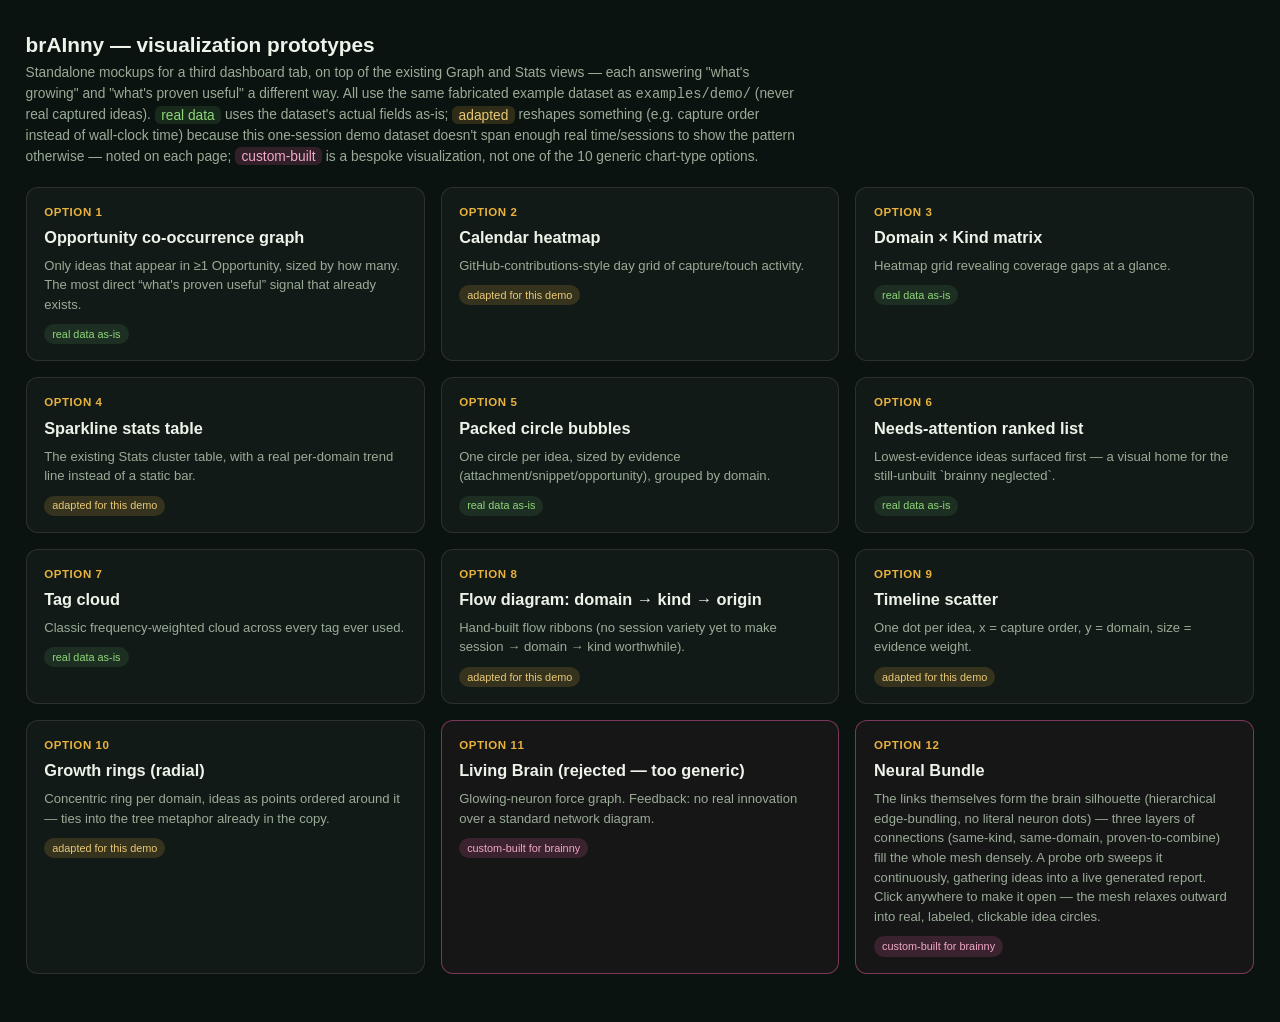
<file: examples/viz-prototypes/index.html>
<!doctype html>
<html lang="en">
<head>
<meta charset="utf-8">
<meta name="viewport" content="width=device-width, initial-scale=1">
<title>brainny — visualization options</title>
<link rel="stylesheet" href="shared.css">
<style>
  .grid { display: grid; grid-template-columns: repeat(auto-fill, minmax(320px, 1fr)); gap: 1rem; margin-top: 1.2rem; }
  .card {
    background: rgba(255,255,255,0.03); border: 1px solid rgba(255,255,255,0.1);
    border-radius: 12px; padding: 1rem 1.1rem; text-decoration: none; color: inherit;
    display: block; transition: background 0.15s, border-color 0.15s;
  }
  .card:hover { background: rgba(255,255,255,0.06); border-color: rgba(232,178,61,0.4); }
  .card .num { color: #e8b23d; font-size: 0.72rem; font-weight: 700; letter-spacing: 0.05em; }
  .card h2 { margin: 0.25rem 0 0.4rem; font-size: 1.02rem; color: #eef3ea; }
  .card p { margin: 0; font-size: 0.82rem; color: #9aab97; }
  .card .readiness { display: inline-block; margin-top: 0.6rem; font-size: 0.68rem; padding: 0.12rem 0.5rem; border-radius: 999px; }
  .ready-now { background: rgba(79,143,82,0.18); color: #8fd67a; }
  .ready-adapted { background: rgba(232,178,61,0.16); color: #e8c877; }
  .ready-custom { background: rgba(224,90,154,0.18); color: #f0a8c8; }
  .card.featured { border-color: rgba(224,90,154,0.5); background: rgba(224,90,154,0.05); }
</style>
</head>
<body>
<header>
  <h1>brAInny — visualization prototypes</h1>
  <p class="desc">
    Standalone mockups for a third dashboard tab, on top of the existing
    Graph and Stats views — each answering "what's growing" and "what's
    proven useful" a different way. All use the same fabricated example
    dataset as <code>examples/demo/</code> (never real captured ideas).
    <span class="ready-now" style="padding:0.1rem 0.4rem;border-radius:6px;">real data</span>
    uses the dataset's actual fields as-is;
    <span class="ready-adapted" style="padding:0.1rem 0.4rem;border-radius:6px;">adapted</span>
    reshapes something (e.g. capture order instead of wall-clock time) because
    this one-session demo dataset doesn't span enough real time/sessions to
    show the pattern otherwise — noted on each page;
    <span class="ready-custom" style="padding:0.1rem 0.4rem;border-radius:6px;">custom-built</span>
    is a bespoke visualization, not one of the 10 generic chart-type options.
  </p>
</header>
<div class="grid" id="grid"></div>
<script>
  var pages = [
    ["01-opportunity-graph.html", "1. Opportunity co-occurrence graph", "Only ideas that appear in ≥1 Opportunity, sized by how many. The most direct “what's proven useful” signal that already exists.", "ready-now"],
    ["02-calendar-heatmap.html", "2. Calendar heatmap", "GitHub-contributions-style day grid of capture/touch activity.", "ready-adapted"],
    ["03-domain-kind-matrix.html", "3. Domain × Kind matrix", "Heatmap grid revealing coverage gaps at a glance.", "ready-now"],
    ["04-sparkline-stats.html", "4. Sparkline stats table", "The existing Stats cluster table, with a real per-domain trend line instead of a static bar.", "ready-adapted"],
    ["05-packed-circles.html", "5. Packed circle bubbles", "One circle per idea, sized by evidence (attachment/snippet/opportunity), grouped by domain.", "ready-now"],
    ["06-needs-attention.html", "6. Needs-attention ranked list", "Lowest-evidence ideas surfaced first — a visual home for the still-unbuilt `brainny neglected`.", "ready-now"],
    ["07-tag-cloud.html", "7. Tag cloud", "Classic frequency-weighted cloud across every tag ever used.", "ready-now"],
    ["08-sankey.html", "8. Flow diagram: domain → kind → origin", "Hand-built flow ribbons (no session variety yet to make session → domain → kind worthwhile).", "ready-adapted"],
    ["09-timeline-scatter.html", "9. Timeline scatter", "One dot per idea, x = capture order, y = domain, size = evidence weight.", "ready-adapted"],
    ["10-growth-rings.html", "10. Growth rings (radial)", "Concentric ring per domain, ideas as points ordered around it — ties into the tree metaphor already in the copy.", "ready-adapted"],
    ["11-living-brain.html", "11. Living Brain (rejected — too generic)", "Glowing-neuron force graph. Feedback: no real innovation over a standard network diagram.", "ready-custom"],
    ["12-neural-bundle.html", "12. Neural Bundle", "The links themselves form the brain silhouette (hierarchical edge-bundling, no literal neuron dots) — three layers of connections (same-kind, same-domain, proven-to-combine) fill the whole mesh densely. A probe orb sweeps it continuously, gathering ideas into a live generated report. Click anywhere to make it open — the mesh relaxes outward into real, labeled, clickable idea circles.", "ready-custom"],
  ];
  var labels = { 'ready-now': 'real data as-is', 'ready-adapted': 'adapted for this demo', 'ready-custom': 'custom-built for brainny' };
  var grid = document.getElementById('grid');
  pages.forEach(function (p, i) {
    var a = document.createElement('a');
    a.className = 'card' + (p[3] === 'ready-custom' ? ' featured' : '');
    a.href = p[0];
    a.innerHTML = '<div class="num">OPTION ' + (i + 1) + '</div><h2>' + p[1].replace(/^\d+\.\s*/, '') + '</h2><p>' + p[2] + '</p>' +
      '<span class="readiness ' + p[3] + '">' + labels[p[3]] + '</span>';
    grid.appendChild(a);
  });
</script>
</body>
</html>
</file>
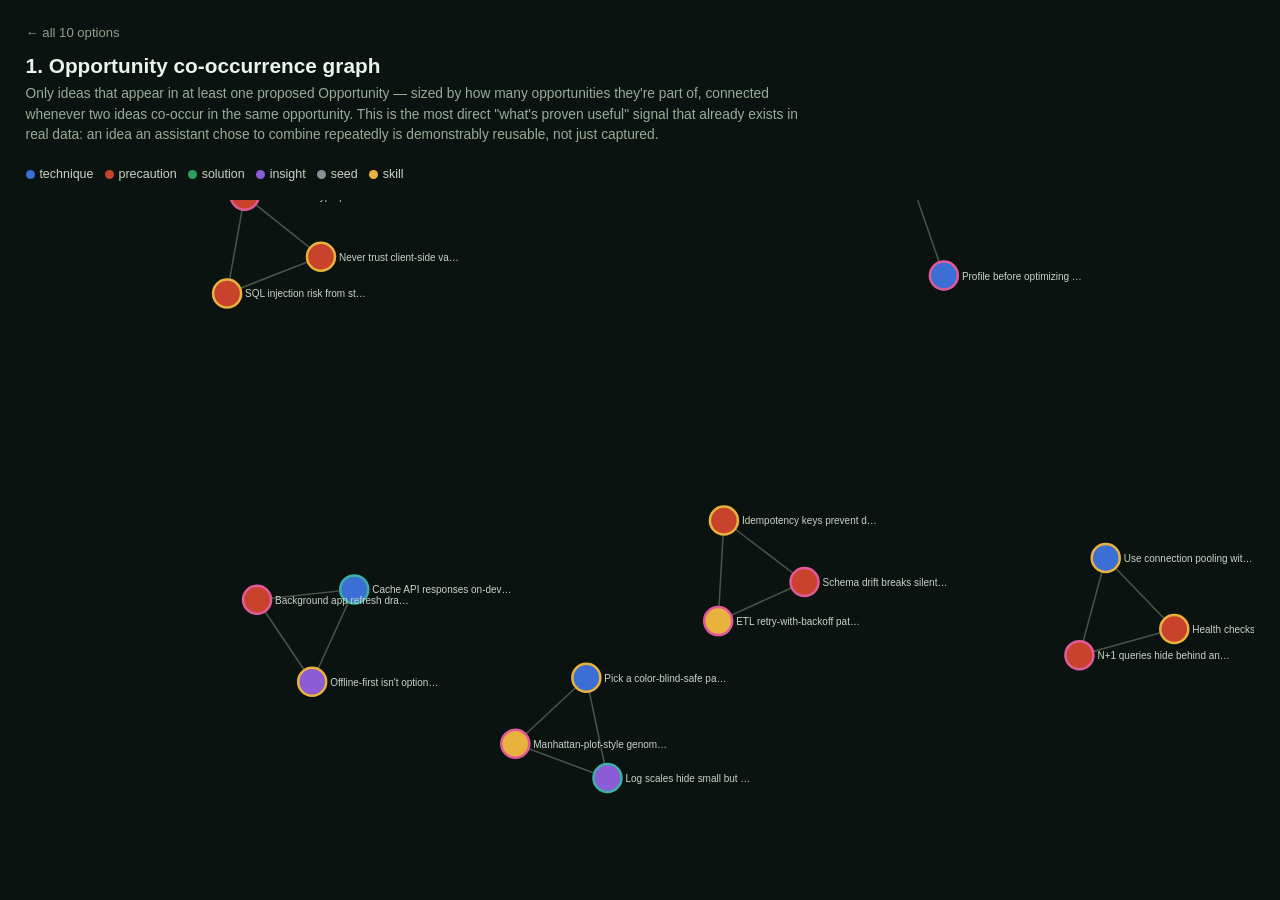
<file: examples/viz-prototypes/01-opportunity-graph.html>
<!doctype html>
<html lang="en">
<head>
<meta charset="utf-8">
<meta name="viewport" content="width=device-width, initial-scale=1">
<title>1. Opportunity co-occurrence graph</title>
<link rel="stylesheet" href="shared.css">
</head>
<body>
<header>
  <a class="back" href="index.html">&larr; all 10 options</a>
  <h1>1. Opportunity co-occurrence graph</h1>
  <p class="desc">Only ideas that appear in at least one proposed Opportunity — sized by how many opportunities they're part of, connected whenever two ideas co-occur in the same opportunity. This is the most direct "what's proven useful" signal that already exists in real data: an idea an assistant chose to combine repeatedly is demonstrably reusable, not just captured.</p>
</header>
<div class="legend-row" id="legend"></div>
<div id="viz"></div>
<div id="tooltip"></div>
<script src="d3.min.js"></script>
<script src="data.js"></script>
<script>
(function () {
  var legend = document.getElementById('legend');
  Object.keys(DATA.kindColor).forEach(function (k) {
    legend.innerHTML += '<span class="legend-item"><span class="dot" style="background:' + DATA.kindColor[k] + '"></span>' + k + '</span>';
  });

  var byId = {};
  DATA.nodes.forEach(function (n) { byId[n.id] = n; });

  var participating = DATA.nodes.filter(function (n) { return n.opportunityCount > 0; });
  var nodes = participating.map(function (n) { return Object.assign({}, n); });
  var nodeIds = {};
  nodes.forEach(function (n, i) { nodeIds[n.id] = i; });

  var linkCount = {};
  var links = [];
  DATA.opportunities.forEach(function (opp) {
    for (var i = 0; i < opp.ideaIds.length; i++) {
      for (var j = i + 1; j < opp.ideaIds.length; j++) {
        var a = opp.ideaIds[i], b = opp.ideaIds[j];
        if (nodeIds[a] === undefined || nodeIds[b] === undefined) continue;
        var key = [a, b].sort().join('|');
        linkCount[key] = (linkCount[key] || 0) + 1;
        links.push({ source: a, target: b, opp: opp.title });
      }
    }
  });

  var width = document.getElementById('viz').clientWidth || 1100;
  var height = 640;
  var svg = d3.select('#viz').append('svg').attr('viewBox', [0, 0, width, height]).attr('width', '100%').attr('height', height);
  var g = svg.append('g');
  svg.call(d3.zoom().scaleExtent([0.4, 3]).on('zoom', function (e) { g.attr('transform', e.transform); }));

  var simulation = d3.forceSimulation(nodes)
    .force('link', d3.forceLink(links).id(function (d) { return d.id; }).distance(90).strength(0.5))
    .force('charge', d3.forceManyBody().strength(-220))
    .force('center', d3.forceCenter(width / 2, height / 2))
    .force('collide', d3.forceCollide().radius(function (d) { return 10 + d.opportunityCount * 6 + 6; }));

  var link = g.append('g').selectAll('line').data(links).join('line')
    .attr('stroke', 'rgba(190,205,180,0.35)').attr('stroke-width', 1.5);

  var node = g.append('g').selectAll('circle').data(nodes).join('circle')
    .attr('r', function (d) { return 8 + d.opportunityCount * 6; })
    .attr('fill', function (d) { return DATA.kindColor[d.kind] || '#8a8f98'; })
    .attr('stroke', function (d) { return DATA.originColor[d.origin] || DATA.unclassifiedColor; })
    .attr('stroke-width', 2.5)
    .style('cursor', 'pointer')
    .call(d3.drag()
      .on('start', function (e, d) { if (!e.active) simulation.alphaTarget(0.3).restart(); d.fx = d.x; d.fy = d.y; })
      .on('drag', function (e, d) { d.fx = e.x; d.fy = e.y; })
      .on('end', function (e, d) { if (!e.active) simulation.alphaTarget(0); d.fx = null; d.fy = null; }));

  var label = g.append('g').selectAll('text').data(nodes).join('text')
    .text(function (d) { return d.title.length > 28 ? d.title.slice(0, 26) + '…' : d.title; })
    .attr('font-size', 10).attr('fill', '#c9d3c6').attr('dx', function (d) { return 12 + d.opportunityCount * 6; }).attr('dy', 4)
    .style('pointer-events', 'none');

  var tooltip = document.getElementById('tooltip');
  node.on('mouseenter', function (e, d) {
    tooltip.innerHTML = '<div class="tt-title">' + d.title + '</div><div class="tt-meta">' + d.kind + ' · ' + d.domain + ' · in ' + d.opportunityCount + ' opportunity(ies)</div>';
    tooltip.style.display = 'block';
  }).on('mousemove', function (e) {
    tooltip.style.left = (e.clientX + 14) + 'px'; tooltip.style.top = (e.clientY + 14) + 'px';
  }).on('mouseleave', function () { tooltip.style.display = 'none'; });

  simulation.on('tick', function () {
    link.attr('x1', function (d) { return d.source.x; }).attr('y1', function (d) { return d.source.y; })
        .attr('x2', function (d) { return d.target.x; }).attr('y2', function (d) { return d.target.y; });
    node.attr('cx', function (d) { return d.x; }).attr('cy', function (d) { return d.y; });
    label.attr('x', function (d) { return d.x; }).attr('y', function (d) { return d.y; });
  });
})();
</script>
</body>
</html>
</file>
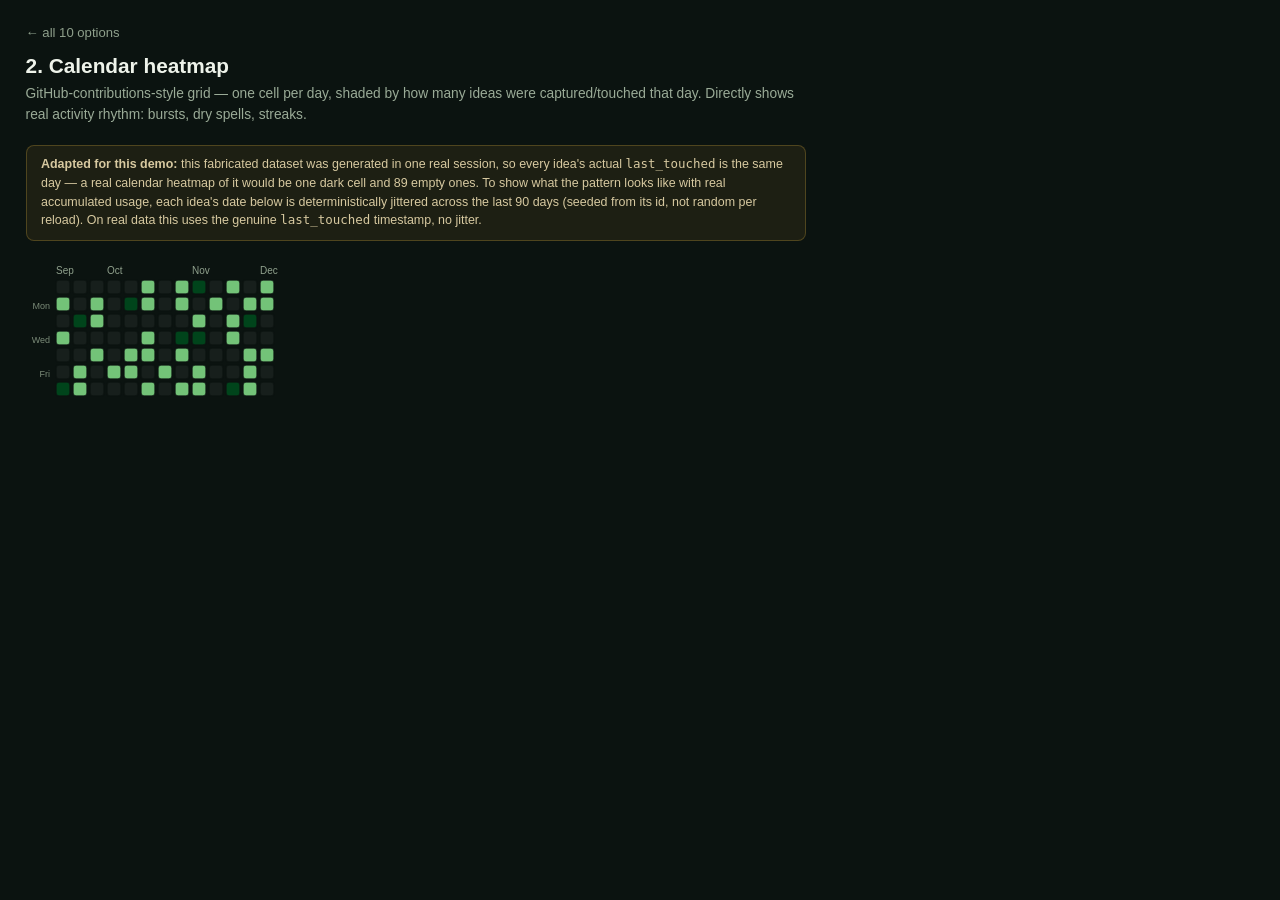
<file: examples/viz-prototypes/02-calendar-heatmap.html>
<!doctype html>
<html lang="en">
<head>
<meta charset="utf-8">
<meta name="viewport" content="width=device-width, initial-scale=1">
<title>2. Calendar heatmap</title>
<link rel="stylesheet" href="shared.css">
<style>
  .day { stroke: rgba(11,19,16,0.8); stroke-width: 1.5; }
  .month-label { fill: #8fa08c; font-size: 10px; }
  .weekday-label { fill: #7c8c79; font-size: 9px; }
</style>
</head>
<body>
<header>
  <a class="back" href="index.html">&larr; all 10 options</a>
  <h1>2. Calendar heatmap</h1>
  <p class="desc">GitHub-contributions-style grid — one cell per day, shaded by how many ideas were captured/touched that day. Directly shows real activity rhythm: bursts, dry spells, streaks.</p>
</header>
<div class="note"><strong>Adapted for this demo:</strong> this fabricated dataset was generated in one real session, so every idea's actual <code>last_touched</code> is the same day — a real calendar heatmap of it would be one dark cell and 89 empty ones. To show what the pattern looks like with real accumulated usage, each idea's date below is deterministically jittered across the last 90 days (seeded from its id, not random per reload). On real data this uses the genuine <code>last_touched</code> timestamp, no jitter.</div>
<div id="viz"></div>
<div id="tooltip"></div>
<script src="d3.min.js"></script>
<script src="data.js"></script>
<script>
(function () {
  function seedRand(str) {
    var h = 0;
    for (var i = 0; i < str.length; i++) { h = (h * 31 + str.charCodeAt(i)) >>> 0; }
    return function () { h = (h * 1103515245 + 12345) >>> 0; return (h >>> 8) / 16777216; };
  }

  var today = new Date(); today.setHours(0, 0, 0, 0);
  var days = 90;
  var counts = {};
  DATA.nodes.forEach(function (n) {
    var rand = seedRand(n.id);
    var offset = Math.floor(rand() * days);
    var d = new Date(today); d.setDate(d.getDate() - offset);
    var key = d.toISOString().slice(0, 10);
    counts[key] = (counts[key] || 0) + 1;
  });

  var cell = 14, gap = 3;
  var start = new Date(today); start.setDate(start.getDate() - days);
  start.setDate(start.getDate() - start.getDay());

  var weeks = Math.ceil((days + start.getDay() + 7) / 7);
  var width = weeks * (cell + gap) + 40;
  var height = 7 * (cell + gap) + 40;

  var svg = d3.select('#viz').append('svg').attr('viewBox', [0, 0, width, height]).attr('width', width).attr('height', height);
  var g = svg.append('g').attr('transform', 'translate(30,20)');

  var maxCount = Math.max(1, d3.max(Object.values(counts)) || 1);
  var color = d3.scaleSequential(d3.interpolateGreens).domain([0, maxCount]);

  var weekdayLabels = ['', 'Mon', '', 'Wed', '', 'Fri', ''];
  weekdayLabels.forEach(function (lbl, i) {
    if (!lbl) return;
    g.append('text').attr('class', 'weekday-label').attr('x', -6).attr('y', i * (cell + gap) + cell - 2).attr('text-anchor', 'end').text(lbl);
  });

  var tooltip = document.getElementById('tooltip');
  var lastMonth = -1;
  for (var i = 0; i <= days + start.getDay(); i++) {
    var d = new Date(start); d.setDate(d.getDate() + i);
    if (d > today) continue;
    var week = Math.floor(i / 7), dow = d.getDay();
    var key = d.toISOString().slice(0, 10);
    var count = counts[key] || 0;
    if (d.getDate() <= 7 && d.getMonth() !== lastMonth) {
      lastMonth = d.getMonth();
      g.append('text').attr('class', 'month-label').attr('x', week * (cell + gap)).attr('y', -6).text(d.toLocaleString('en', { month: 'short' }));
    }
    g.append('rect').attr('class', 'day')
      .attr('x', week * (cell + gap)).attr('y', dow * (cell + gap))
      .attr('width', cell).attr('height', cell).attr('rx', 3)
      .attr('fill', count ? color(count) : 'rgba(255,255,255,0.05)')
      .on('mouseenter', function (key, count) { return function (e) {
        tooltip.innerHTML = '<div class="tt-title">' + count + ' idea(s)</div><div class="tt-meta">' + key + '</div>';
        tooltip.style.display = 'block';
      }; }(key, count))
      .on('mousemove', function (e) { tooltip.style.left = (e.clientX + 14) + 'px'; tooltip.style.top = (e.clientY + 14) + 'px'; })
      .on('mouseleave', function () { tooltip.style.display = 'none'; });
  }
})();
</script>
</body>
</html>
</file>
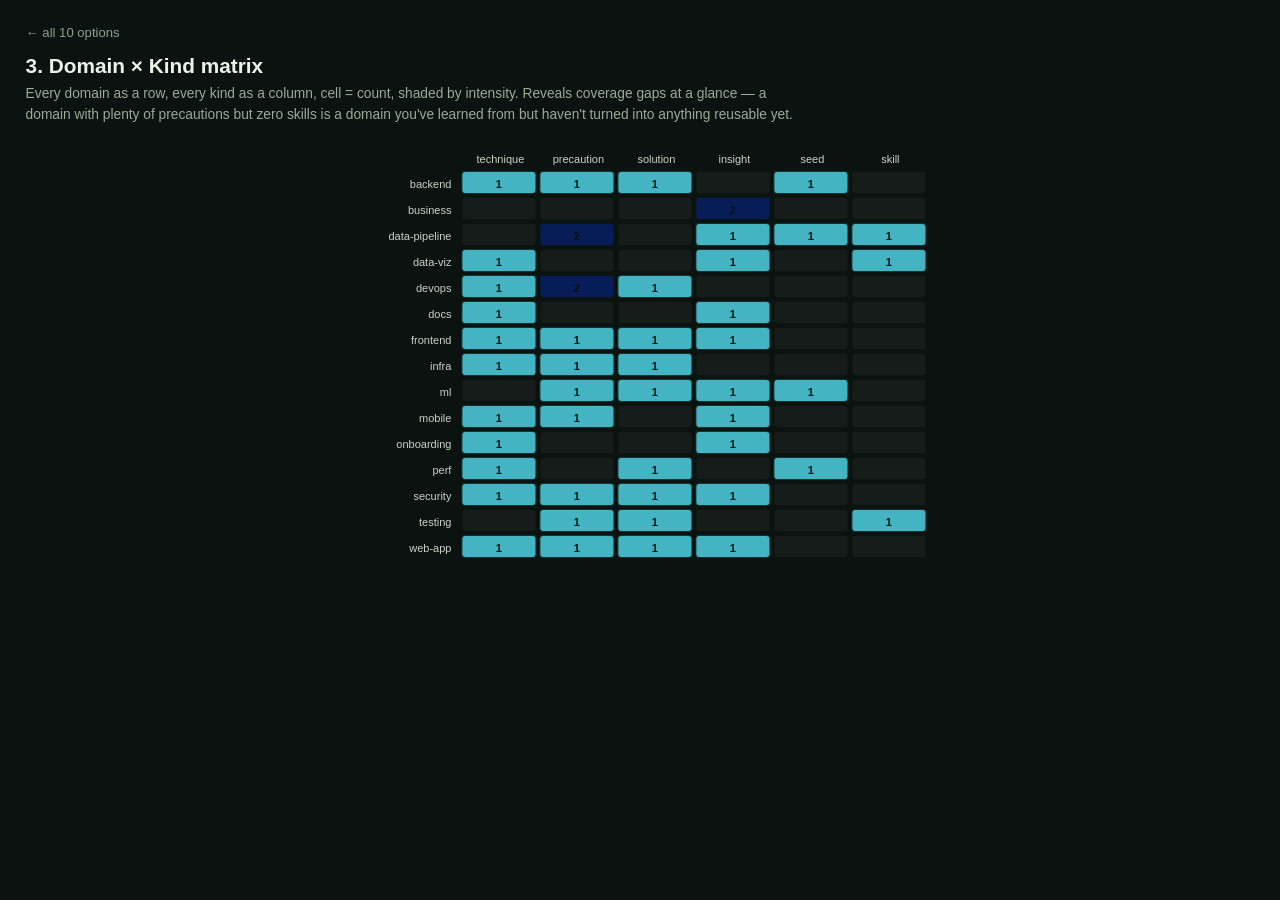
<file: examples/viz-prototypes/03-domain-kind-matrix.html>
<!doctype html>
<html lang="en">
<head>
<meta charset="utf-8">
<meta name="viewport" content="width=device-width, initial-scale=1">
<title>3. Domain × Kind matrix</title>
<link rel="stylesheet" href="shared.css">
<style>
  .cell { stroke: rgba(11,19,16,0.8); stroke-width: 2; }
  .row-label { fill: #c9d3c6; font-size: 11px; }
  .col-label { fill: #c9d3c6; font-size: 11px; }
  .cell-text { fill: #0b1310; font-size: 11px; font-weight: 700; pointer-events: none; }
</style>
</head>
<body>
<header>
  <a class="back" href="index.html">&larr; all 10 options</a>
  <h1>3. Domain × Kind matrix</h1>
  <p class="desc">Every domain as a row, every kind as a column, cell = count, shaded by intensity. Reveals coverage gaps at a glance — a domain with plenty of precautions but zero skills is a domain you've learned from but haven't turned into anything reusable yet.</p>
</header>
<div id="viz"></div>
<div id="tooltip"></div>
<script src="d3.min.js"></script>
<script src="data.js"></script>
<script>
(function () {
  var kinds = Object.keys(DATA.kindColor);
  var domains = Array.from(new Set(DATA.nodes.map(function (n) { return n.domain; }))).sort();

  var counts = {};
  domains.forEach(function (d) { counts[d] = {}; kinds.forEach(function (k) { counts[d][k] = 0; }); });
  DATA.nodes.forEach(function (n) { counts[n.domain][n.kind] += 1; });

  var cellW = 78, cellH = 26, labelW = 130, labelH = 26;
  var width = labelW + kinds.length * cellW + 20;
  var height = labelH + domains.length * cellH + 20;

  var svg = d3.select('#viz').append('svg').attr('viewBox', [0, 0, width, height]).attr('width', '100%').attr('height', height);
  var g = svg.append('g').attr('transform', 'translate(' + labelW + ',' + labelH + ')');

  var maxCount = d3.max(domains, function (d) { return d3.max(kinds, function (k) { return counts[d][k]; }); }) || 1;
  var color = d3.scaleSequential(d3.interpolateYlGnBu).domain([0, maxCount]);

  kinds.forEach(function (k, ki) {
    svg.append('text').attr('class', 'col-label').attr('x', labelW + ki * cellW + cellW / 2).attr('y', labelH - 8)
      .attr('text-anchor', 'middle').text(k);
  });

  var tooltip = document.getElementById('tooltip');
  domains.forEach(function (dom, di) {
    svg.append('text').attr('class', 'row-label').attr('x', labelW - 10).attr('y', labelH + di * cellH + cellH / 2 + 4)
      .attr('text-anchor', 'end').text(dom);
    kinds.forEach(function (k, ki) {
      var v = counts[dom][k];
      g.append('rect').attr('class', 'cell')
        .attr('x', ki * cellW).attr('y', di * cellH).attr('width', cellW - 3).attr('height', cellH - 3).attr('rx', 4)
        .attr('fill', v ? color(v) : 'rgba(255,255,255,0.04)')
        .on('mouseenter', function (e) {
          tooltip.innerHTML = '<div class="tt-title">' + dom + ' · ' + k + '</div><div class="tt-meta">' + v + ' idea(s)</div>';
          tooltip.style.display = 'block';
        })
        .on('mousemove', function (e) { tooltip.style.left = (e.clientX + 14) + 'px'; tooltip.style.top = (e.clientY + 14) + 'px'; })
        .on('mouseleave', function () { tooltip.style.display = 'none'; });
      if (v) {
        g.append('text').attr('class', 'cell-text').attr('x', ki * cellW + (cellW - 3) / 2).attr('y', di * cellH + cellH / 2 + 4)
          .attr('text-anchor', 'middle').text(v);
      }
    });
  });
})();
</script>
</body>
</html>
</file>
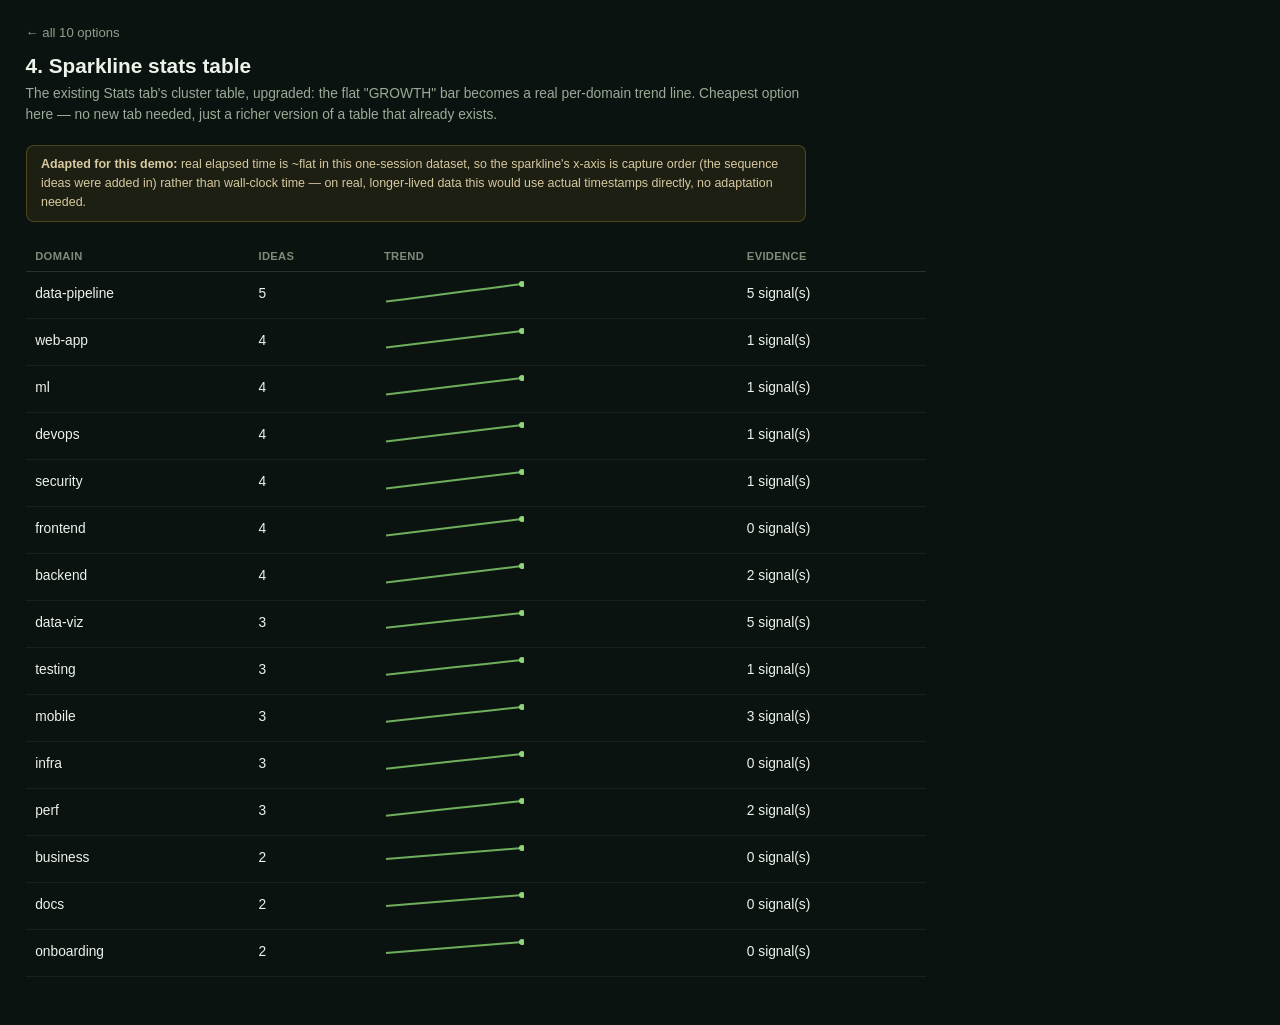
<file: examples/viz-prototypes/04-sparkline-stats.html>
<!doctype html>
<html lang="en">
<head>
<meta charset="utf-8">
<meta name="viewport" content="width=device-width, initial-scale=1">
<title>4. Sparkline stats table</title>
<link rel="stylesheet" href="shared.css">
<style>
  table { width: 100%; max-width: 900px; border-collapse: collapse; font-size: 0.86rem; }
  th { text-align: left; font-size: 0.7rem; text-transform: uppercase; letter-spacing: 0.03em; color: #7c8c79; padding: 0.4rem 0.6rem; border-bottom: 1px solid rgba(255,255,255,0.12); }
  td { padding: 0.5rem 0.6rem; border-bottom: 1px solid rgba(255,255,255,0.06); vertical-align: middle; }
  tr:hover td { background: rgba(255,255,255,0.03); }
  .spark { display: block; }
</style>
</head>
<body>
<header>
  <a class="back" href="index.html">&larr; all 10 options</a>
  <h1>4. Sparkline stats table</h1>
  <p class="desc">The existing Stats tab's cluster table, upgraded: the flat "GROWTH" bar becomes a real per-domain trend line. Cheapest option here — no new tab needed, just a richer version of a table that already exists.</p>
</header>
<div class="note"><strong>Adapted for this demo:</strong> real elapsed time is ~flat in this one-session dataset, so the sparkline's x-axis is capture order (the sequence ideas were added in) rather than wall-clock time — on real, longer-lived data this would use actual timestamps directly, no adaptation needed.</div>
<div id="viz"></div>
<script src="d3.min.js"></script>
<script src="data.js"></script>
<script>
(function () {
  var byDomain = {};
  DATA.nodes.forEach(function (n) {
    (byDomain[n.domain] = byDomain[n.domain] || []).push(n);
  });
  var domains = Object.keys(byDomain).sort(function (a, b) { return byDomain[b].length - byDomain[a].length; });

  var table = document.createElement('table');
  table.innerHTML = '<thead><tr><th>Domain</th><th>Ideas</th><th>Trend</th><th>Evidence</th></tr></thead>';
  var tbody = document.createElement('tbody');
  table.appendChild(tbody);
  document.getElementById('viz').appendChild(table);

  var sparkW = 140, sparkH = 30;

  domains.forEach(function (dom) {
    var ideas = byDomain[dom].slice().sort(function (a, b) { return a.id.localeCompare(b.id); });
    var cumulative = ideas.map(function (_, i) { return i + 1; });
    var evidence = ideas.reduce(function (s, n) { return s + (n.hasAttachment ? 1 : 0) + (n.hasSnippet ? 1 : 0) + n.opportunityCount; }, 0);

    var tr = document.createElement('tr');
    var tdDom = document.createElement('td'); tdDom.textContent = dom;
    var tdCount = document.createElement('td'); tdCount.textContent = ideas.length;
    var tdSpark = document.createElement('td');
    var tdEvidence = document.createElement('td'); tdEvidence.textContent = evidence + ' signal(s)';

    var svg = d3.select(tdSpark).append('svg').attr('class', 'spark').attr('width', sparkW).attr('height', sparkH);
    var x = d3.scaleLinear().domain([0, cumulative.length - 1]).range([2, sparkW - 2]);
    var y = d3.scaleLinear().domain([0, d3.max(cumulative)]).range([sparkH - 4, 4]);
    var line = d3.line().x(function (_, i) { return x(i); }).y(function (v) { return y(v); }).curve(d3.curveMonotoneX);
    svg.append('path').datum(cumulative).attr('d', line).attr('fill', 'none').attr('stroke', '#6fae5c').attr('stroke-width', 2);
    svg.append('circle').attr('cx', x(cumulative.length - 1)).attr('cy', y(cumulative[cumulative.length - 1])).attr('r', 3).attr('fill', '#8fd67a');

    tr.appendChild(tdDom); tr.appendChild(tdCount); tr.appendChild(tdSpark); tr.appendChild(tdEvidence);
    tbody.appendChild(tr);
  });
})();
</script>
</body>
</html>
</file>
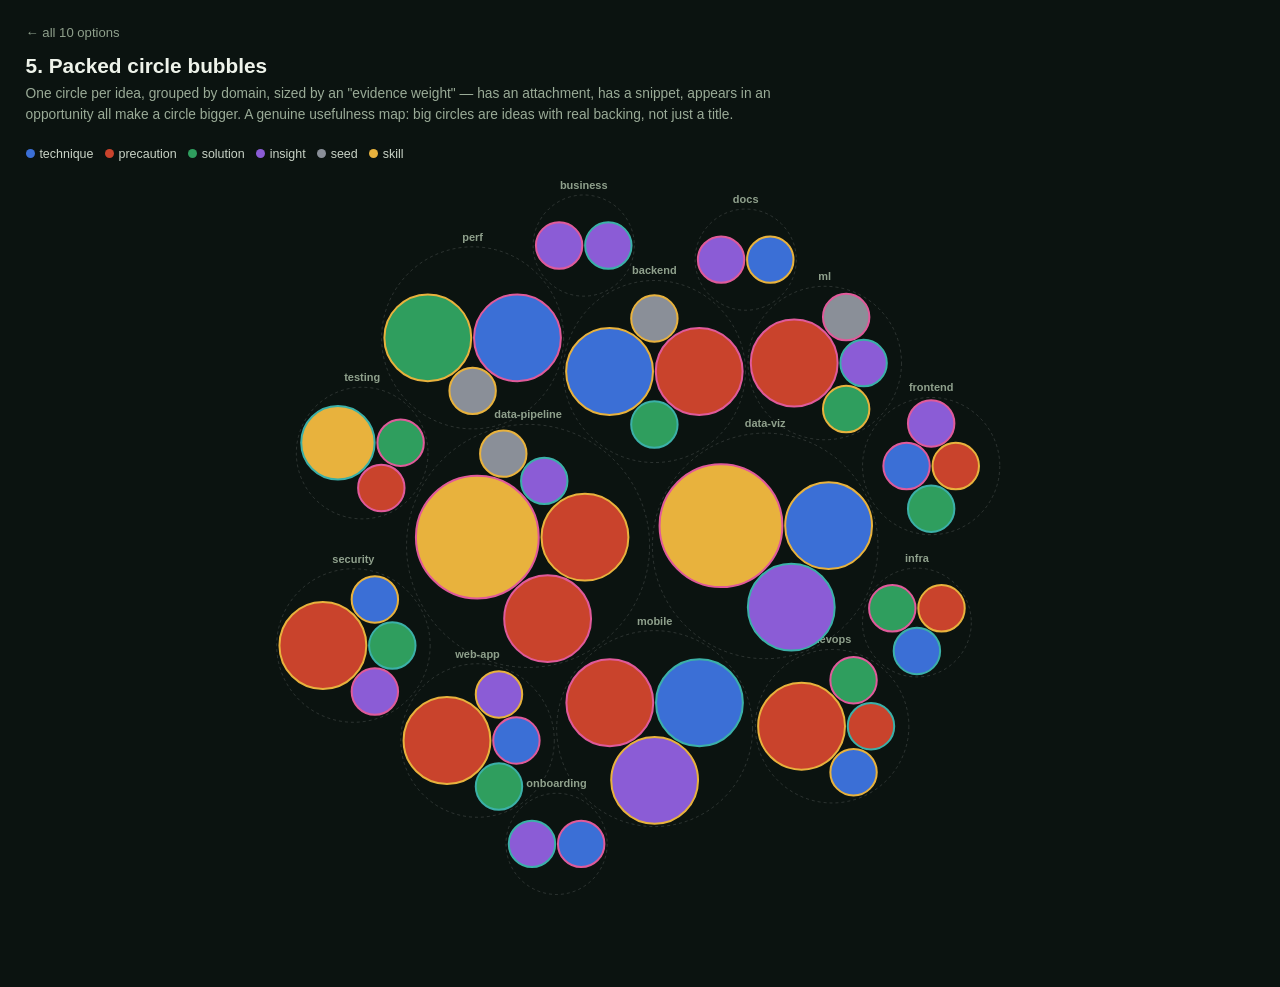
<file: examples/viz-prototypes/05-packed-circles.html>
<!doctype html>
<html lang="en">
<head>
<meta charset="utf-8">
<meta name="viewport" content="width=device-width, initial-scale=1">
<title>5. Packed circle bubbles</title>
<link rel="stylesheet" href="shared.css">
<style>
  .domain-label { fill: #8fa08c; font-size: 11px; font-weight: 600; pointer-events: none; }
</style>
</head>
<body>
<header>
  <a class="back" href="index.html">&larr; all 10 options</a>
  <h1>5. Packed circle bubbles</h1>
  <p class="desc">One circle per idea, grouped by domain, sized by an "evidence weight" — has an attachment, has a snippet, appears in an opportunity all make a circle bigger. A genuine usefulness map: big circles are ideas with real backing, not just a title.</p>
</header>
<div class="legend-row" id="legend"></div>
<div id="viz"></div>
<div id="tooltip"></div>
<script src="d3.min.js"></script>
<script src="data.js"></script>
<script>
(function () {
  var legend = document.getElementById('legend');
  Object.keys(DATA.kindColor).forEach(function (k) {
    legend.innerHTML += '<span class="legend-item"><span class="dot" style="background:' + DATA.kindColor[k] + '"></span>' + k + '</span>';
  });

  function weight(n) { return 1 + (n.hasAttachment ? 2 : 0) + (n.hasSnippet ? 1.5 : 0) + n.opportunityCount * 2.5; }

  var byDomain = {};
  DATA.nodes.forEach(function (n) { (byDomain[n.domain] = byDomain[n.domain] || []).push(n); });

  var root = {
    name: 'root',
    children: Object.keys(byDomain).map(function (dom) {
      return { name: dom, children: byDomain[dom].map(function (n) { return { name: n.title, idea: n, value: weight(n) }; }) };
    }),
  };

  var width = document.getElementById('viz').clientWidth || 1100, height = 760;
  var pack = d3.pack().size([width - 4, height - 4]).padding(3);
  var hierarchy = d3.hierarchy(root).sum(function (d) { return d.value || 0; }).sort(function (a, b) { return b.value - a.value; });
  var packed = pack(hierarchy);

  var svg = d3.select('#viz').append('svg').attr('viewBox', [0, 0, width, height]).attr('width', '100%').attr('height', height);
  var g = svg.append('g');
  svg.call(d3.zoom().scaleExtent([0.5, 4]).on('zoom', function (e) { g.attr('transform', e.transform); }));

  var domainGroups = g.selectAll('g.domain').data(packed.children).join('g').attr('class', 'domain');
  domainGroups.append('circle')
    .attr('cx', function (d) { return d.x; }).attr('cy', function (d) { return d.y; }).attr('r', function (d) { return d.r; })
    .attr('fill', 'none').attr('stroke', 'rgba(255,255,255,0.14)').attr('stroke-dasharray', '3,3');
  domainGroups.append('text').attr('class', 'domain-label')
    .attr('x', function (d) { return d.x; }).attr('y', function (d) { return d.y - d.r - 6; })
    .attr('text-anchor', 'middle').text(function (d) { return d.data.name; });

  var tooltip = document.getElementById('tooltip');
  var leaves = g.selectAll('circle.leaf').data(packed.leaves()).join('circle').attr('class', 'leaf')
    .attr('cx', function (d) { return d.x; }).attr('cy', function (d) { return d.y; }).attr('r', function (d) { return d.r; })
    .attr('fill', function (d) { return DATA.kindColor[d.data.idea.kind] || '#8a8f98'; })
    .attr('stroke', function (d) { return DATA.originColor[d.data.idea.origin] || DATA.unclassifiedColor; })
    .attr('stroke-width', 2).style('cursor', 'pointer')
    .on('mouseenter', function (e, d) {
      var n = d.data.idea;
      tooltip.innerHTML = '<div class="tt-title">' + n.title + '</div><div class="tt-meta">' + n.kind + ' · ' + n.domain +
        (n.hasAttachment ? ' · has attachment' : '') + (n.hasSnippet ? ' · has snippet' : '') +
        (n.opportunityCount ? ' · in ' + n.opportunityCount + ' opportunity(ies)' : '') + '</div>';
      tooltip.style.display = 'block';
    })
    .on('mousemove', function (e) { tooltip.style.left = (e.clientX + 14) + 'px'; tooltip.style.top = (e.clientY + 14) + 'px'; })
    .on('mouseleave', function () { tooltip.style.display = 'none'; });
})();
</script>
</body>
</html>
</file>
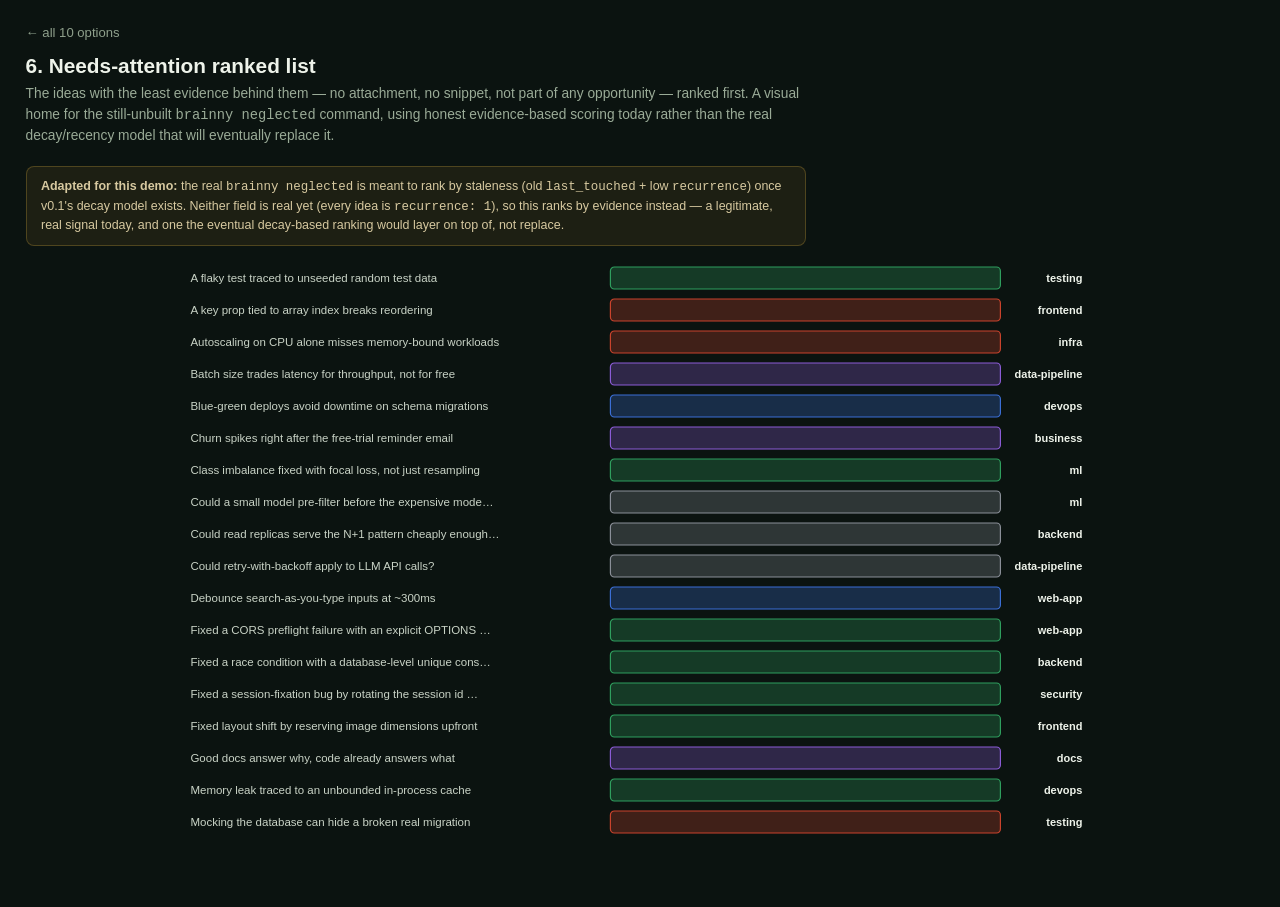
<file: examples/viz-prototypes/06-needs-attention.html>
<!doctype html>
<html lang="en">
<head>
<meta charset="utf-8">
<meta name="viewport" content="width=device-width, initial-scale=1">
<title>6. Needs-attention ranked list</title>
<link rel="stylesheet" href="shared.css">
<style>
  .row-label { fill: #c9d3c6; font-size: 11.5px; }
  .row-count { fill: #eef3ea; font-size: 11px; font-weight: 700; }
  .bar { rx: 4; }
</style>
</head>
<body>
<header>
  <a class="back" href="index.html">&larr; all 10 options</a>
  <h1>6. Needs-attention ranked list</h1>
  <p class="desc">The ideas with the least evidence behind them — no attachment, no snippet, not part of any opportunity — ranked first. A visual home for the still-unbuilt <code>brainny neglected</code> command, using honest evidence-based scoring today rather than the real decay/recency model that will eventually replace it.</p>
</header>
<div class="note"><strong>Adapted for this demo:</strong> the real <code>brainny neglected</code> is meant to rank by staleness (old <code>last_touched</code> + low <code>recurrence</code>) once v0.1's decay model exists. Neither field is real yet (every idea is <code>recurrence: 1</code>), so this ranks by evidence instead — a legitimate, real signal today, and one the eventual decay-based ranking would layer on top of, not replace.</div>
<div id="viz"></div>
<script src="d3.min.js"></script>
<script src="data.js"></script>
<script>
(function () {
  function evidence(n) { return (n.hasAttachment ? 1 : 0) + (n.hasSnippet ? 1 : 0) + n.opportunityCount; }
  var ranked = DATA.nodes.slice()
    .filter(function (n) { return evidence(n) === 0; })
    .sort(function (a, b) { return a.title.localeCompare(b.title); })
    .slice(0, 18);

  var barH = 26, gap = 6, labelW = 420;
  var width = 900, height = ranked.length * (barH + gap) + 20;
  var svg = d3.select('#viz').append('svg').attr('viewBox', [0, 0, width, height]).attr('width', '100%').attr('height', height);

  ranked.forEach(function (n, i) {
    var y = i * (barH + gap);
    var row = svg.append('g').attr('transform', 'translate(0,' + y + ')');
    row.append('text').attr('class', 'row-label').attr('x', 0).attr('y', barH / 2 + 4)
      .text((n.title.length > 58 ? n.title.slice(0, 56) + '…' : n.title));
    row.append('rect').attr('x', labelW).attr('y', 2).attr('width', width - labelW - 90).attr('height', barH - 4)
      .attr('rx', 4).attr('fill', DATA.kindColor[n.kind] || '#8a8f98').attr('fill-opacity', 0.28)
      .attr('stroke', DATA.kindColor[n.kind] || '#8a8f98').attr('stroke-width', 1.2);
    row.append('text').attr('class', 'row-count').attr('x', width - 8).attr('y', barH / 2 + 4).attr('text-anchor', 'end')
      .text(n.domain);
  });

  if (!ranked.length) {
    svg.append('text').attr('x', 20).attr('y', 30).attr('fill', '#9aab97').text('Every idea has at least one piece of evidence — nothing needs attention right now.');
  }
})();
</script>
</body>
</html>
</file>
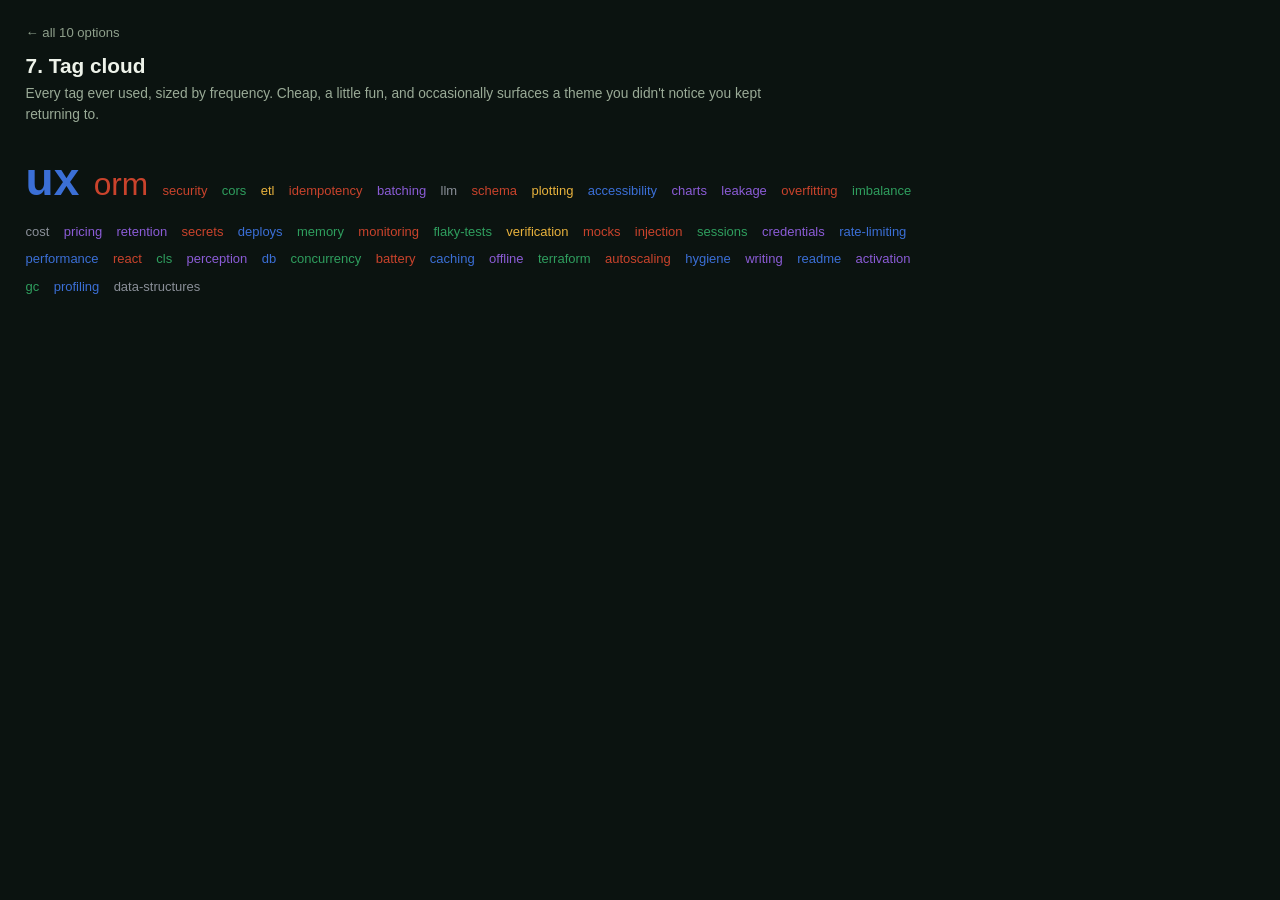
<file: examples/viz-prototypes/07-tag-cloud.html>
<!doctype html>
<html lang="en">
<head>
<meta charset="utf-8">
<meta name="viewport" content="width=device-width, initial-scale=1">
<title>7. Tag cloud</title>
<link rel="stylesheet" href="shared.css">
<style>
  #cloud { display: flex; flex-wrap: wrap; gap: 0.5rem 0.9rem; align-items: baseline; max-width: 900px; }
  .tag { cursor: default; transition: opacity 0.15s; }
  .tag:hover { opacity: 0.75; }
</style>
</head>
<body>
<header>
  <a class="back" href="index.html">&larr; all 10 options</a>
  <h1>7. Tag cloud</h1>
  <p class="desc">Every tag ever used, sized by frequency. Cheap, a little fun, and occasionally surfaces a theme you didn't notice you kept returning to.</p>
</header>
<div id="cloud"></div>
<div id="tooltip"></div>
<script src="d3.min.js"></script>
<script src="data.js"></script>
<script>
(function () {
  var counts = {};
  var kindByTag = {};
  DATA.nodes.forEach(function (n) {
    (n.tags || []).forEach(function (t) {
      counts[t] = (counts[t] || 0) + 1;
      (kindByTag[t] = kindByTag[t] || {})[n.kind] = (kindByTag[t][n.kind] || 0) + 1;
    });
  });
  var tags = Object.keys(counts).sort(function (a, b) { return counts[b] - counts[a]; });
  var maxCount = counts[tags[0]] || 1;
  var size = d3.scaleSqrt().domain([1, maxCount]).range([13, 46]);

  var cloud = document.getElementById('cloud');
  var tooltip = document.getElementById('tooltip');
  tags.forEach(function (t) {
    var dominantKind = Object.keys(kindByTag[t]).sort(function (a, b) { return kindByTag[t][b] - kindByTag[t][a]; })[0];
    var el = document.createElement('span');
    el.className = 'tag';
    el.textContent = t;
    el.style.fontSize = size(counts[t]) + 'px';
    el.style.color = DATA.kindColor[dominantKind] || '#c9d3c6';
    el.style.fontWeight = counts[t] > 2 ? '700' : '400';
    el.addEventListener('mouseenter', function (e) {
      tooltip.innerHTML = '<div class="tt-title">#' + t + '</div><div class="tt-meta">' + counts[t] + ' idea(s), mostly ' + dominantKind + '</div>';
      tooltip.style.display = 'block';
    });
    el.addEventListener('mousemove', function (e) { tooltip.style.left = (e.clientX + 14) + 'px'; tooltip.style.top = (e.clientY + 14) + 'px'; });
    el.addEventListener('mouseleave', function () { tooltip.style.display = 'none'; });
    cloud.appendChild(el);
  });
})();
</script>
</body>
</html>
</file>
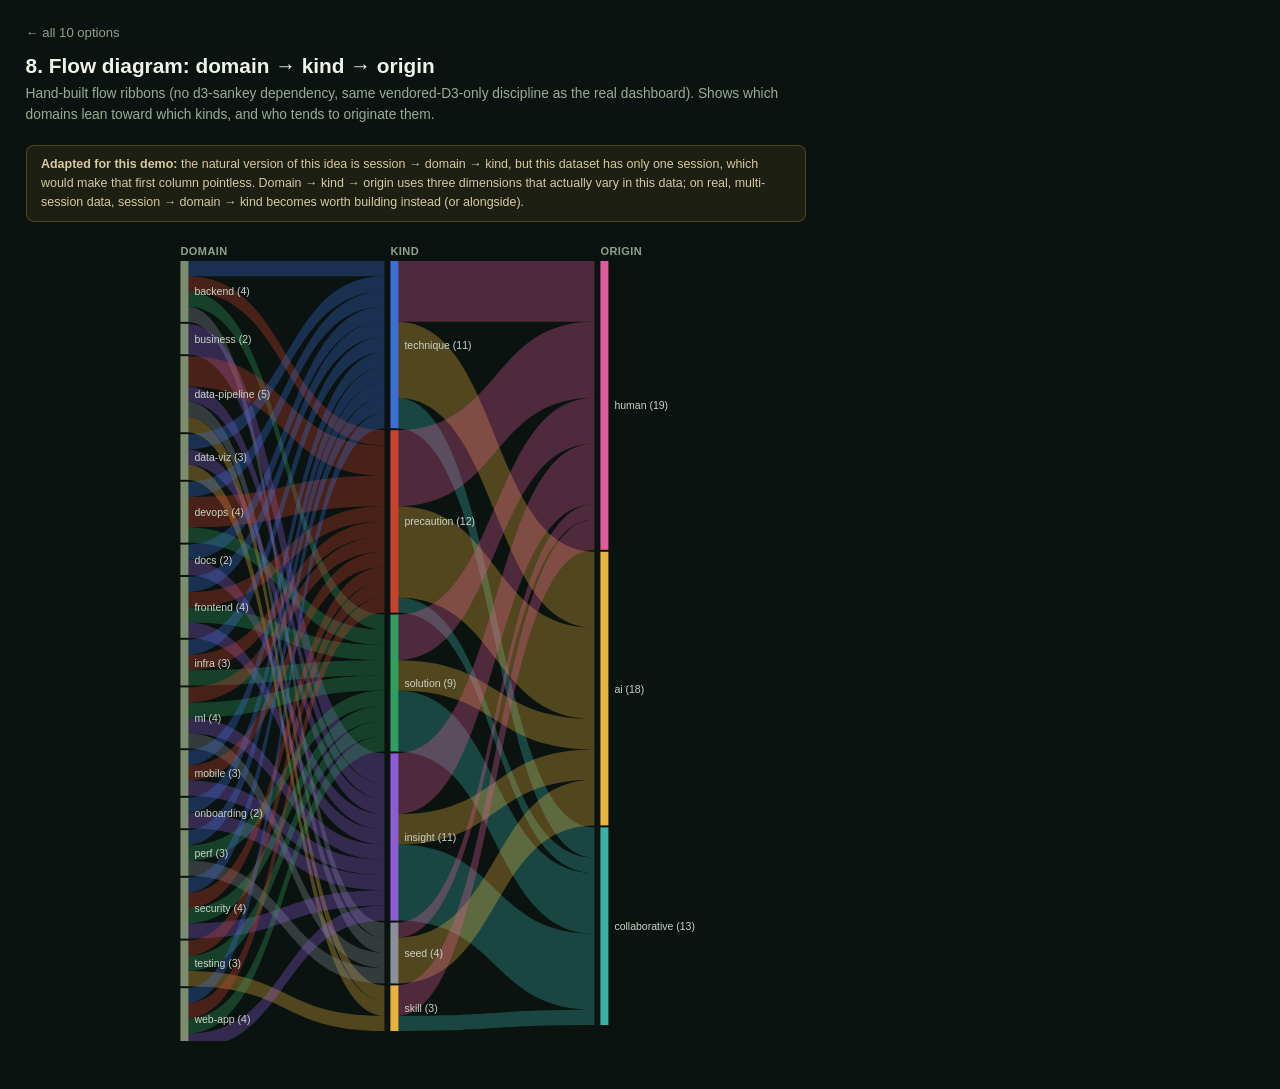
<file: examples/viz-prototypes/08-sankey.html>
<!doctype html>
<html lang="en">
<head>
<meta charset="utf-8">
<meta name="viewport" content="width=device-width, initial-scale=1">
<title>8. Flow diagram: domain → kind → origin</title>
<link rel="stylesheet" href="shared.css">
<style>
  .node-label { fill: #c9d3c6; font-size: 10.5px; }
  .col-title { fill: #8fa08c; font-size: 11px; font-weight: 600; text-transform: uppercase; letter-spacing: 0.04em; }
</style>
</head>
<body>
<header>
  <a class="back" href="index.html">&larr; all 10 options</a>
  <h1>8. Flow diagram: domain → kind → origin</h1>
  <p class="desc">Hand-built flow ribbons (no d3-sankey dependency, same vendored-D3-only discipline as the real dashboard). Shows which domains lean toward which kinds, and who tends to originate them.</p>
</header>
<div class="note"><strong>Adapted for this demo:</strong> the natural version of this idea is session → domain → kind, but this dataset has only one session, which would make that first column pointless. Domain → kind → origin uses three dimensions that actually vary in this data; on real, multi-session data, session → domain → kind becomes worth building instead (or alongside).</div>
<div id="viz"></div>
<div id="tooltip"></div>
<script src="d3.min.js"></script>
<script src="data.js"></script>
<script>
(function () {
  var domains = Array.from(new Set(DATA.nodes.map(function (n) { return n.domain; }))).sort();
  var kinds = Object.keys(DATA.kindColor);
  var origins = ['human', 'ai', 'collaborative', 'unclassified'];

  function originOf(n) { return n.origin || 'unclassified'; }

  var dk = {}, ko = {};
  DATA.nodes.forEach(function (n) {
    var k1 = n.domain + '|' + n.kind; dk[k1] = (dk[k1] || 0) + 1;
    var k2 = n.kind + '|' + originOf(n); ko[k2] = (ko[k2] || 0) + 1;
  });

  var width = 1000, height = 800, colW = 210, gap = 2;
  var scale = (height - 40) / DATA.nodes.length;

  function layout(items, totalFn) {
    var y = 20;
    var out = {};
    items.forEach(function (it) {
      var v = totalFn(it);
      out[it] = { y0: y, y1: y + v * scale, value: v };
      y += v * scale + gap;
    });
    return out;
  }

  var domainTotal = {}; domains.forEach(function (d) { domainTotal[d] = DATA.nodes.filter(function (n) { return n.domain === d; }).length; });
  var kindTotal = {}; kinds.forEach(function (k) { kindTotal[k] = DATA.nodes.filter(function (n) { return n.kind === k; }).length; });
  var originTotal = {}; origins.forEach(function (o) { originTotal[o] = DATA.nodes.filter(function (n) { return originOf(n) === o; }).length; });

  var domainPos = layout(domains, function (d) { return domainTotal[d]; });
  var kindPos = layout(kinds.filter(function (k) { return kindTotal[k] > 0; }), function (k) { return kindTotal[k]; });
  var originPos = layout(origins.filter(function (o) { return originTotal[o] > 0; }), function (o) { return originTotal[o]; });

  var x0 = 40, x1 = x0 + colW, x2 = x1 + colW;
  var svg = d3.select('#viz').append('svg').attr('viewBox', [0, 0, width, height]).attr('width', '100%').attr('height', height);

  svg.append('text').attr('class', 'col-title').attr('x', x0).attr('y', 14).text('domain');
  svg.append('text').attr('class', 'col-title').attr('x', x1).attr('y', 14).text('kind');
  svg.append('text').attr('class', 'col-title').attr('x', x2).attr('y', 14).text('origin');

  var tooltip = document.getElementById('tooltip');
  function ribbon(sx, sy0, sy1, tx, ty0, ty1, color, label, value) {
    var path = 'M' + sx + ',' + sy0 + 'C' + (sx + colW / 2) + ',' + sy0 + ' ' + (tx - colW / 2) + ',' + ty0 + ' ' + tx + ',' + ty0 +
      'L' + tx + ',' + ty1 + 'C' + (tx - colW / 2) + ',' + ty1 + ' ' + (sx + colW / 2) + ',' + sy1 + ' ' + sx + ',' + sy1 + 'Z';
    svg.append('path').attr('d', path).attr('fill', color).attr('fill-opacity', 0.32).attr('stroke', 'none')
      .style('cursor', 'default')
      .on('mouseenter', function (e) {
        d3.select(this).attr('fill-opacity', 0.6);
        tooltip.innerHTML = '<div class="tt-title">' + label + '</div><div class="tt-meta">' + value + ' idea(s)</div>';
        tooltip.style.display = 'block';
      })
      .on('mousemove', function (e) { tooltip.style.left = (e.clientX + 14) + 'px'; tooltip.style.top = (e.clientY + 14) + 'px'; })
      .on('mouseleave', function () { d3.select(this).attr('fill-opacity', 0.32); tooltip.style.display = 'none'; });
  }

  // domain -> kind ribbons, stacking within each node as we go
  var domainCursor = {}, kindInCursor = {};
  domains.forEach(function (d) { domainCursor[d] = domainPos[d].y0; });
  Object.keys(kindPos).forEach(function (k) { kindInCursor[k] = kindPos[k].y0; });
  domains.forEach(function (d) {
    kinds.forEach(function (k) {
      var v = dk[d + '|' + k] || 0;
      if (!v || !kindPos[k]) return;
      var h = v * scale;
      ribbon(x0 + 6, domainCursor[d], domainCursor[d] + h, x1 - 6, kindInCursor[k], kindInCursor[k] + h, DATA.kindColor[k], d + ' → ' + k, v);
      domainCursor[d] += h; kindInCursor[k] += h;
    });
  });

  // kind -> origin ribbons
  var kindOutCursor = {}, originCursor = {};
  Object.keys(kindPos).forEach(function (k) { kindOutCursor[k] = kindPos[k].y0; });
  Object.keys(originPos).forEach(function (o) { originCursor[o] = originPos[o].y0; });
  kinds.forEach(function (k) {
    if (!kindPos[k]) return;
    origins.forEach(function (o) {
      var v = ko[k + '|' + o] || 0;
      if (!v || !originPos[o]) return;
      var h = v * scale;
      ribbon(x1 + 6, kindOutCursor[k], kindOutCursor[k] + h, x2 - 6, originCursor[o], originCursor[o] + h, DATA.originColor[o] || DATA.unclassifiedColor, k + ' → ' + o, v);
      kindOutCursor[k] += h; originCursor[o] += h;
    });
  });

  function drawNodes(pos, x, colorFn) {
    Object.keys(pos).forEach(function (key) {
      var p = pos[key];
      svg.append('rect').attr('x', x).attr('y', p.y0).attr('width', 8).attr('height', Math.max(2, p.y1 - p.y0))
        .attr('fill', colorFn(key));
      svg.append('text').attr('class', 'node-label').attr('x', x + 14).attr('y', (p.y0 + p.y1) / 2 + 4).text(key + ' (' + p.value + ')');
    });
  }
  drawNodes(domainPos, x0, function () { return '#7c8c6e'; });
  drawNodes(kindPos, x1, function (k) { return DATA.kindColor[k] || '#8a8f98'; });
  drawNodes(originPos, x2, function (o) { return DATA.originColor[o] || DATA.unclassifiedColor; });
})();
</script>
</body>
</html>
</file>
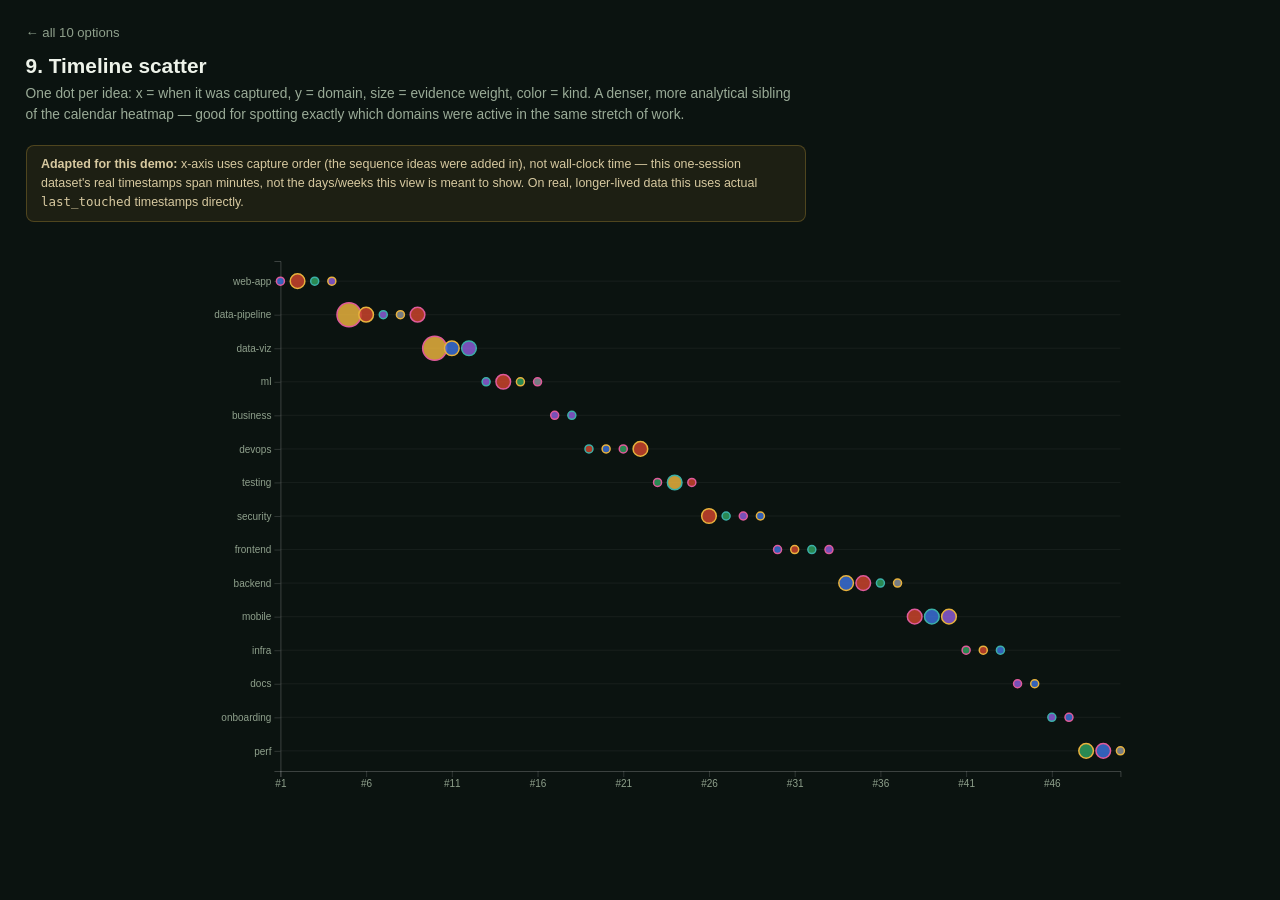
<file: examples/viz-prototypes/09-timeline-scatter.html>
<!doctype html>
<html lang="en">
<head>
<meta charset="utf-8">
<meta name="viewport" content="width=device-width, initial-scale=1">
<title>9. Timeline scatter</title>
<link rel="stylesheet" href="shared.css">
</head>
<body>
<header>
  <a class="back" href="index.html">&larr; all 10 options</a>
  <h1>9. Timeline scatter</h1>
  <p class="desc">One dot per idea: x = when it was captured, y = domain, size = evidence weight, color = kind. A denser, more analytical sibling of the calendar heatmap — good for spotting exactly which domains were active in the same stretch of work.</p>
</header>
<div class="note"><strong>Adapted for this demo:</strong> x-axis uses capture order (the sequence ideas were added in), not wall-clock time — this one-session dataset's real timestamps span minutes, not the days/weeks this view is meant to show. On real, longer-lived data this uses actual <code>last_touched</code> timestamps directly.</div>
<div id="viz"></div>
<div id="tooltip"></div>
<script src="d3.min.js"></script>
<script src="data.js"></script>
<script>
(function () {
  var nodes = DATA.nodes.slice().sort(function (a, b) { return a.id.localeCompare(b.id); });
  var domains = Array.from(new Set(nodes.map(function (n) { return n.domain; })));

  function weight(n) { return 1 + (n.hasAttachment ? 1 : 0) + (n.hasSnippet ? 1 : 0) + n.opportunityCount; }

  var margin = { top: 20, right: 20, bottom: 30, left: 140 };
  var width = 1000, height = domains.length * 34 + margin.top + margin.bottom;

  var x = d3.scaleLinear().domain([0, nodes.length - 1]).range([margin.left, width - margin.right]);
  var y = d3.scalePoint().domain(domains).range([margin.top, height - margin.bottom]).padding(0.6);
  var r = d3.scaleSqrt().domain([1, 4]).range([4, 12]);

  var svg = d3.select('#viz').append('svg').attr('viewBox', [0, 0, width, height]).attr('width', '100%').attr('height', height);

  svg.append('g').attr('class', 'axis').attr('transform', 'translate(0,' + (height - margin.bottom) + ')')
    .call(d3.axisBottom(x).ticks(10).tickFormat(function (i) { return '#' + (i + 1); }));
  svg.append('g').attr('class', 'axis').attr('transform', 'translate(' + margin.left + ',0)')
    .call(d3.axisLeft(y));

  domains.forEach(function (d) {
    svg.append('line').attr('x1', margin.left).attr('x2', width - margin.right).attr('y1', y(d)).attr('y2', y(d))
      .attr('stroke', 'rgba(255,255,255,0.05)');
  });

  var tooltip = document.getElementById('tooltip');
  svg.selectAll('circle').data(nodes).join('circle')
    .attr('cx', function (d, i) { return x(i); }).attr('cy', function (d) { return y(d.domain); })
    .attr('r', function (d) { return r(weight(d)); })
    .attr('fill', function (d) { return DATA.kindColor[d.kind] || '#8a8f98'; })
    .attr('stroke', function (d) { return DATA.originColor[d.origin] || DATA.unclassifiedColor; })
    .attr('stroke-width', 1.5).attr('fill-opacity', 0.85).style('cursor', 'pointer')
    .on('mouseenter', function (e, d) {
      tooltip.innerHTML = '<div class="tt-title">' + d.title + '</div><div class="tt-meta">' + d.kind + ' · ' + d.domain + '</div>';
      tooltip.style.display = 'block';
    })
    .on('mousemove', function (e) { tooltip.style.left = (e.clientX + 14) + 'px'; tooltip.style.top = (e.clientY + 14) + 'px'; })
    .on('mouseleave', function () { tooltip.style.display = 'none'; });
})();
</script>
</body>
</html>
</file>
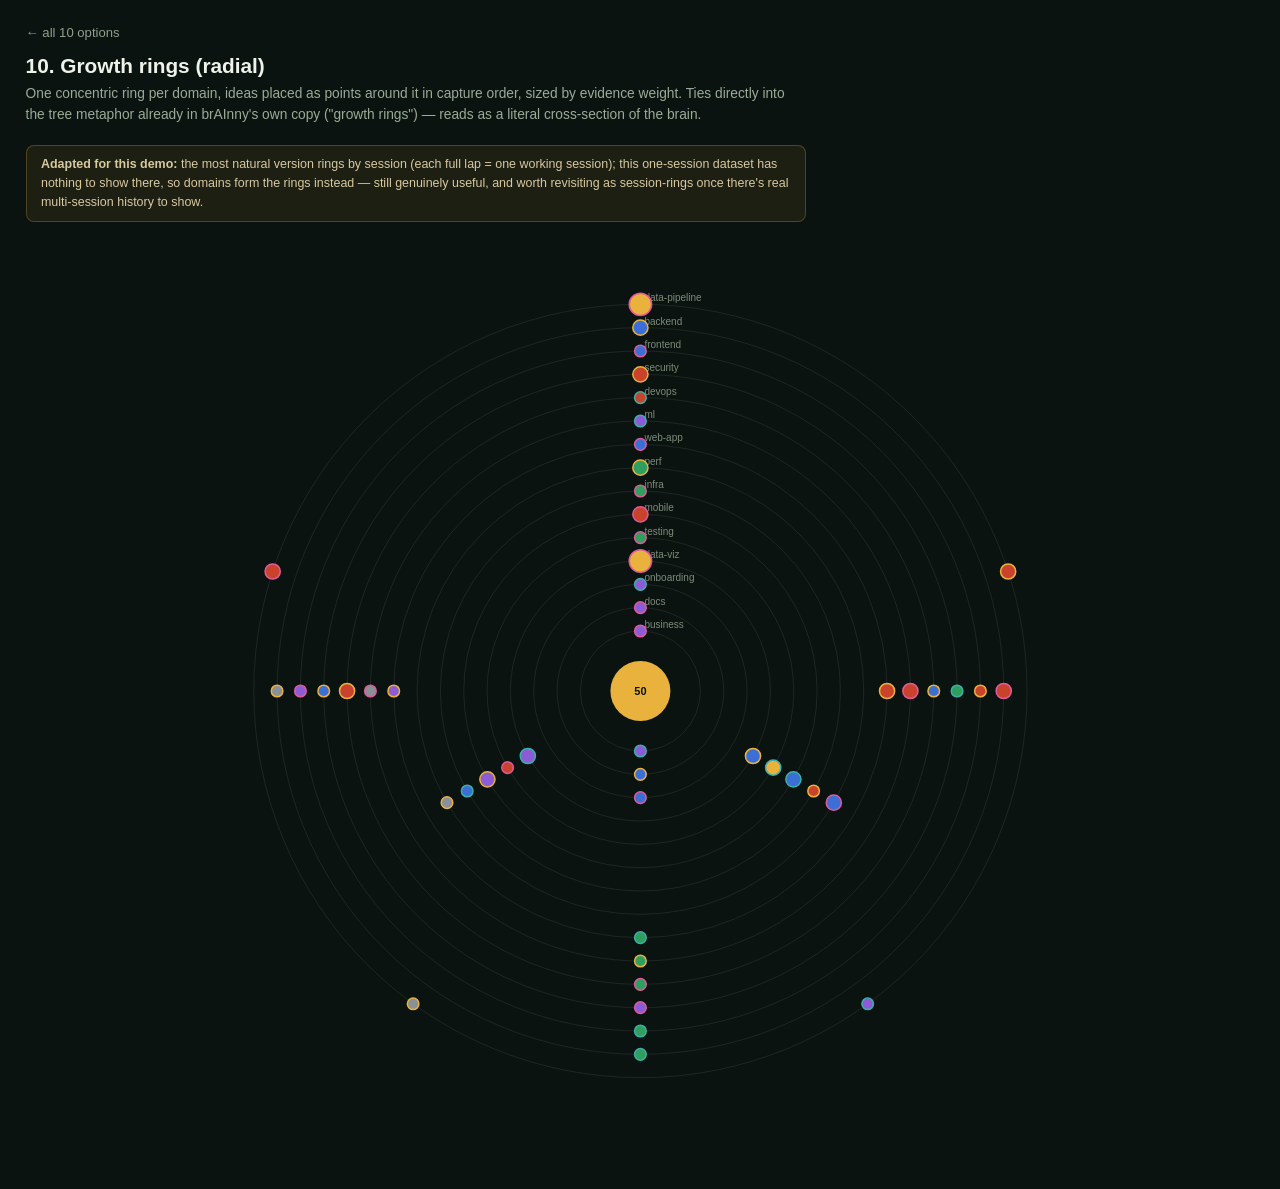
<file: examples/viz-prototypes/10-growth-rings.html>
<!doctype html>
<html lang="en">
<head>
<meta charset="utf-8">
<meta name="viewport" content="width=device-width, initial-scale=1">
<title>10. Growth rings (radial)</title>
<link rel="stylesheet" href="shared.css">
<style>
  .ring-label { fill: #7c8c79; font-size: 10px; }
</style>
</head>
<body>
<header>
  <a class="back" href="index.html">&larr; all 10 options</a>
  <h1>10. Growth rings (radial)</h1>
  <p class="desc">One concentric ring per domain, ideas placed as points around it in capture order, sized by evidence weight. Ties directly into the tree metaphor already in brAInny's own copy ("growth rings") — reads as a literal cross-section of the brain.</p>
</header>
<div class="note"><strong>Adapted for this demo:</strong> the most natural version rings by session (each full lap = one working session); this one-session dataset has nothing to show there, so domains form the rings instead — still genuinely useful, and worth revisiting as session-rings once there's real multi-session history to show.</div>
<div id="viz"></div>
<div id="tooltip"></div>
<script src="d3.min.js"></script>
<script src="data.js"></script>
<script>
(function () {
  var byDomain = {};
  DATA.nodes.forEach(function (n) { (byDomain[n.domain] = byDomain[n.domain] || []).push(n); });
  var domains = Object.keys(byDomain).sort(function (a, b) { return byDomain[a].length - byDomain[b].length; });

  function weight(n) { return 1 + (n.hasAttachment ? 1 : 0) + (n.hasSnippet ? 1 : 0) + n.opportunityCount; }

  var width = 900, height = 900;
  var cx = width / 2, cy = height / 2;
  var minR = 60, maxR = Math.min(width, height) / 2 - 40;
  var ringGap = (maxR - minR) / domains.length;

  var svg = d3.select('#viz').append('svg').attr('viewBox', [0, 0, width, height]).attr('width', '100%').attr('height', height);

  svg.append('circle').attr('cx', cx).attr('cy', cy).attr('r', 30).attr('fill', '#e8b23d');
  svg.append('text').attr('x', cx).attr('y', cy + 4).attr('text-anchor', 'middle').attr('font-size', 11).attr('fill', '#0b1310').attr('font-weight', 700)
    .text(DATA.nodes.length);

  var tooltip = document.getElementById('tooltip');
  domains.forEach(function (dom, ringIdx) {
    var ringR = minR + ringIdx * ringGap;
    svg.append('circle').attr('cx', cx).attr('cy', cy).attr('r', ringR).attr('fill', 'none')
      .attr('stroke', 'rgba(255,255,255,0.08)').attr('stroke-width', 1);
    svg.append('text').attr('class', 'ring-label').attr('x', cx + 4).attr('y', cy - ringR - 3).text(dom);

    var ideas = byDomain[dom].slice().sort(function (a, b) { return a.id.localeCompare(b.id); });
    ideas.forEach(function (n, i) {
      var angle = (i / ideas.length) * Math.PI * 2 - Math.PI / 2;
      var px = cx + ringR * Math.cos(angle), py = cy + ringR * Math.sin(angle);
      svg.append('circle').attr('cx', px).attr('cy', py).attr('r', 4 + weight(n) * 1.8)
        .attr('fill', DATA.kindColor[n.kind] || '#8a8f98')
        .attr('stroke', DATA.originColor[n.origin] || DATA.unclassifiedColor).attr('stroke-width', 1.5)
        .style('cursor', 'pointer')
        .on('mouseenter', function (e) {
          tooltip.innerHTML = '<div class="tt-title">' + n.title + '</div><div class="tt-meta">' + n.kind + ' · ' + dom + '</div>';
          tooltip.style.display = 'block';
        })
        .on('mousemove', function (e) { tooltip.style.left = (e.clientX + 14) + 'px'; tooltip.style.top = (e.clientY + 14) + 'px'; })
        .on('mouseleave', function () { tooltip.style.display = 'none'; });
    });
  });
})();
</script>
</body>
</html>
</file>
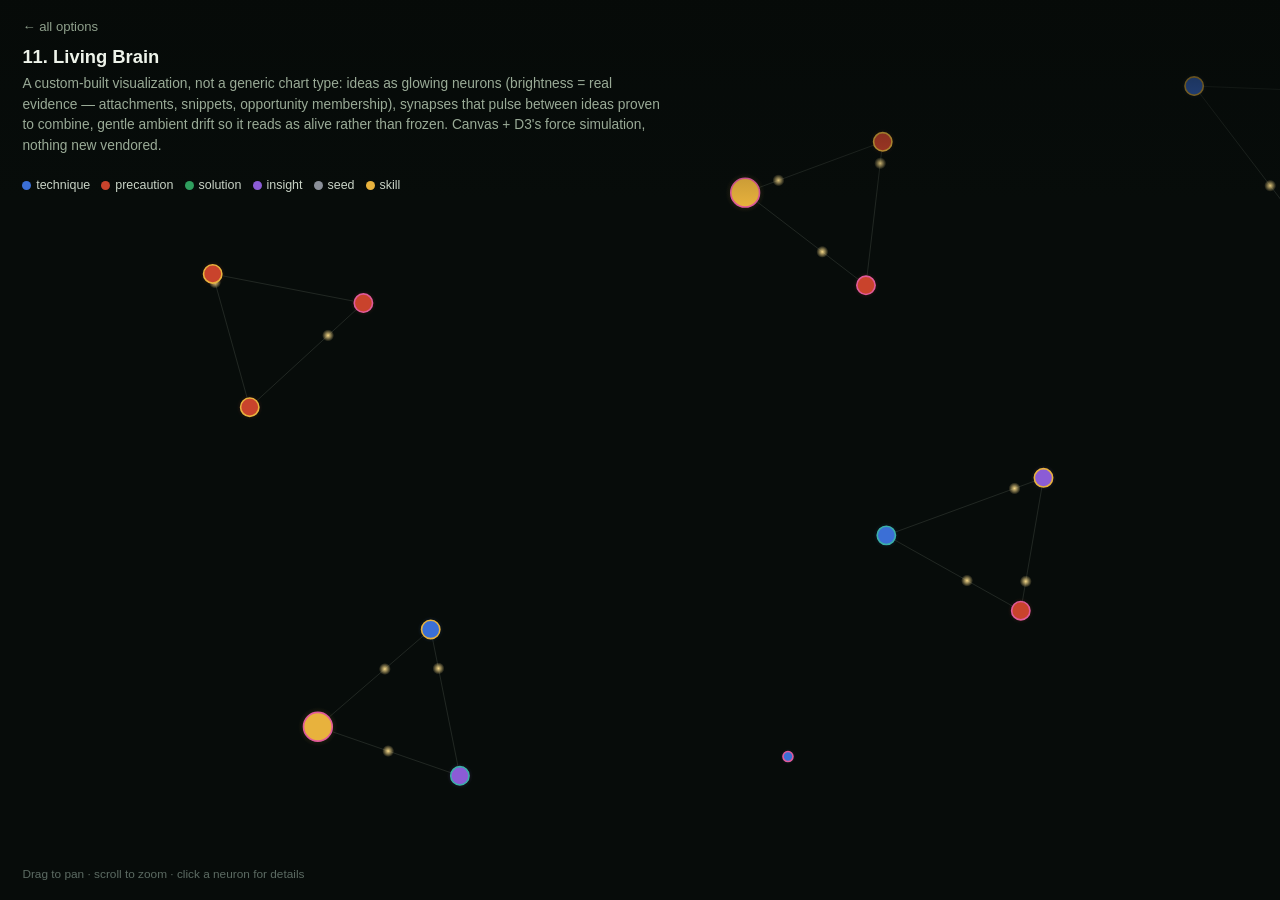
<file: examples/viz-prototypes/11-living-brain.html>
<!doctype html>
<html lang="en">
<head>
<meta charset="utf-8">
<meta name="viewport" content="width=device-width, initial-scale=1">
<title>11. Living Brain</title>
<link rel="stylesheet" href="shared.css">
<style>
  body { padding: 0; overflow: hidden; height: 100vh; }
  header { position: fixed; top: 0; left: 0; right: 0; z-index: 5; padding: 1rem 1.4rem 0.8rem;
    background: linear-gradient(180deg, rgba(6,10,8,0.92), rgba(6,10,8,0)); pointer-events: none; }
  header a, header h1, header p, .legend-row { pointer-events: auto; }
  h1 { font-size: 1.15rem; }
  p.desc { max-width: 640px; }
  canvas { display: block; position: fixed; inset: 0; }
  #panel {
    position: fixed; top: 0; right: 0; bottom: 0; width: 320px; z-index: 6;
    background: rgba(9,15,12,0.94); border-left: 1px solid rgba(255,255,255,0.1);
    padding: 1.2rem 1.1rem; transform: translateX(100%); transition: transform 0.25s ease;
    overflow-y: auto;
  }
  #panel.open { transform: translateX(0); }
  #panel .kind-badge { display: inline-block; font-size: 0.68rem; font-weight: 700; text-transform: uppercase;
    letter-spacing: 0.04em; padding: 0.15rem 0.5rem; border-radius: 999px; margin-bottom: 0.5rem; }
  #panel h2 { font-size: 1rem; margin: 0 0 0.5rem; }
  #panel .meta { color: #8fa08c; font-size: 0.76rem; margin-bottom: 0.7rem; }
  #panel .summary { font-size: 0.86rem; color: #d7ddd4; line-height: 1.5; }
  #panel .evidence { margin-top: 0.9rem; font-size: 0.76rem; color: #9aab97; }
  #panel .close { position: absolute; top: 0.8rem; right: 0.9rem; background: none; border: none; color: #8fa08c; font-size: 1.1rem; cursor: pointer; }
  #hint { position: fixed; bottom: 1rem; left: 1.4rem; z-index: 5; font-size: 0.74rem; color: #5c6b63; }
  .legend-row { margin: 0.5rem 0 0; }
</style>
</head>
<body>
<header>
  <a class="back" href="index.html">&larr; all options</a>
  <h1>11. Living Brain</h1>
  <p class="desc">A custom-built visualization, not a generic chart type: ideas as glowing neurons (brightness = real evidence — attachments, snippets, opportunity membership), synapses that pulse between ideas proven to combine, gentle ambient drift so it reads as alive rather than frozen. Canvas + D3's force simulation, nothing new vendored.</p>
  <div class="legend-row" id="legend"></div>
</header>
<canvas id="canvas"></canvas>
<div id="panel">
  <button class="close" id="panelClose">&times;</button>
  <div id="panelBody"></div>
</div>
<div id="hint">Drag to pan · scroll to zoom · click a neuron for details</div>
<script src="d3.min.js"></script>
<script src="data.js"></script>
<script>
(function () {
  function evidence(n) { return (n.hasAttachment ? 1 : 0) + (n.hasSnippet ? 1 : 0) + n.opportunityCount * 1.6; }

  var legend = document.getElementById('legend');
  Object.keys(DATA.kindColor).forEach(function (k) {
    legend.innerHTML += '<span class="legend-item"><span class="dot" style="background:' + DATA.kindColor[k] + '"></span>' + k + '</span>';
  });

  var nodes = DATA.nodes.map(function (n) {
    return Object.assign({}, n, { r: 5 + Math.min(evidence(n), 6) * 2.6, ev: evidence(n) });
  });
  var byId = {}; nodes.forEach(function (n) { byId[n.id] = n; });

  var linkSet = {};
  var links = [];
  DATA.opportunities.forEach(function (opp) {
    for (var i = 0; i < opp.ideaIds.length; i++) {
      for (var j = i + 1; j < opp.ideaIds.length; j++) {
        var a = opp.ideaIds[i], b = opp.ideaIds[j];
        var key = [a, b].sort().join('|');
        if (linkSet[key]) continue;
        linkSet[key] = true;
        links.push({ source: a, target: b, phase: Math.random(), speed: 0.00035 + Math.random() * 0.00025 });
      }
    }
  });

  var canvas = document.getElementById('canvas');
  var ctx = canvas.getContext('2d');
  var dpr = window.devicePixelRatio || 1;
  var width, height;

  function resize() {
    width = window.innerWidth; height = window.innerHeight;
    canvas.width = width * dpr; canvas.height = height * dpr;
    canvas.style.width = width + 'px'; canvas.style.height = height + 'px';
    ctx.setTransform(dpr, 0, 0, dpr, 0, 0);
  }
  resize();
  window.addEventListener('resize', function () { resize(); simulation.force('center', d3.forceCenter(width / 2, height / 2)); });

  function wander(alpha) {
    for (var i = 0; i < nodes.length; i++) {
      var n = nodes[i];
      n.vx += (Math.random() - 0.5) * 0.06;
      n.vy += (Math.random() - 0.5) * 0.06;
    }
  }
  wander.initialize = function () {};

  var simulation = d3.forceSimulation(nodes)
    .force('charge', d3.forceManyBody().strength(-320))
    .force('center', d3.forceCenter(width / 2, height / 2))
    .force('collide', d3.forceCollide().radius(function (d) { return d.r + 14; }))
    .force('link', d3.forceLink(links).id(function (d) { return d.id; }).distance(110).strength(0.1))
    .force('wander', wander)
    .alphaDecay(0)
    .alphaTarget(0.02)
    .velocityDecay(0.55);

  var transform = { x: 0, y: 0, k: 1 };
  d3.select(canvas).call(
    d3.zoom().scaleExtent([0.3, 4]).on('zoom', function (e) {
      transform = e.transform;
    })
  );

  function worldPoint(clientX, clientY) {
    return { x: (clientX - transform.x) / transform.k, y: (clientY - transform.y) / transform.k };
  }

  var hovered = null, selected = null;
  canvas.addEventListener('mousemove', function (e) {
    var p = worldPoint(e.clientX, e.clientY);
    hovered = null;
    for (var i = 0; i < nodes.length; i++) {
      var n = nodes[i];
      var dx = n.x - p.x, dy = n.y - p.y;
      if (dx * dx + dy * dy <= (n.r + 4) * (n.r + 4)) { hovered = n; break; }
    }
    canvas.style.cursor = hovered ? 'pointer' : 'grab';
  });

  var panel = document.getElementById('panel'), panelBody = document.getElementById('panelBody');
  document.getElementById('panelClose').addEventListener('click', function () { panel.classList.remove('open'); selected = null; });

  canvas.addEventListener('click', function () {
    if (!hovered) return;
    selected = hovered;
    var n = selected;
    var color = DATA.kindColor[n.kind] || '#8a8f98';
    panelBody.innerHTML =
      '<span class="kind-badge" style="background:' + color + '22;color:' + color + ';border:1px solid ' + color + '66">' + n.kind + '</span>' +
      '<h2>' + n.title + '</h2>' +
      '<div class="meta">' + n.domain + ' · ' + (n.origin || 'unclassified') + '</div>' +
      '<div class="summary">' + n.summary + '</div>' +
      '<div class="evidence">' +
        (n.hasAttachment ? '📎 has an attachment<br>' : '') +
        (n.hasSnippet ? '✎ has an inline snippet<br>' : '') +
        (n.opportunityCount ? '⚙ part of ' + n.opportunityCount + ' opportunity(ies)' : '') +
      '</div>';
    panel.classList.add('open');
  });

  function hexToRgb(hex) {
    var m = /^#([0-9a-f]{2})([0-9a-f]{2})([0-9a-f]{2})$/i.exec(hex);
    return m ? [parseInt(m[1], 16), parseInt(m[2], 16), parseInt(m[3], 16)] : [200, 200, 200];
  }
  var kindRgb = {}; Object.keys(DATA.kindColor).forEach(function (k) { kindRgb[k] = hexToRgb(DATA.kindColor[k]); });

  function draw(now) {
    ctx.save();
    ctx.fillStyle = '#070c0a';
    ctx.fillRect(0, 0, width, height);

    ctx.translate(transform.x, transform.y);
    ctx.scale(transform.k, transform.k);

    // synapses
    links.forEach(function (l) {
      var s = typeof l.source === 'object' ? l.source : byId[l.source];
      var t = typeof l.target === 'object' ? l.target : byId[l.target];
      if (!s || !t) return;
      ctx.strokeStyle = 'rgba(190,205,180,0.14)';
      ctx.lineWidth = 1;
      ctx.beginPath(); ctx.moveTo(s.x, s.y); ctx.lineTo(t.x, t.y); ctx.stroke();

      var phase = (l.phase + now * l.speed) % 1;
      var px = s.x + (t.x - s.x) * phase, py = s.y + (t.y - s.y) * phase;
      var glow = ctx.createRadialGradient(px, py, 0, px, py, 6);
      glow.addColorStop(0, 'rgba(255,224,140,0.95)');
      glow.addColorStop(1, 'rgba(255,224,140,0)');
      ctx.fillStyle = glow;
      ctx.beginPath(); ctx.arc(px, py, 6, 0, Math.PI * 2); ctx.fill();
    });

    // neurons
    nodes.forEach(function (n) {
      var rgb = kindRgb[n.kind] || [138, 143, 152];
      var pulse = 0.75 + 0.25 * Math.sin(now * 0.0016 + (n.id.charCodeAt(5) || 0));
      var glowR = n.r + 6 + n.ev * 2.2;

      var isFocused = n === hovered || n === selected;
      var grad = ctx.createRadialGradient(n.x, n.y, 0, n.x, n.y, glowR * pulse);
      grad.addColorStop(0, 'rgba(' + rgb.join(',') + ',' + (isFocused ? 0.55 : 0.32) + ')');
      grad.addColorStop(1, 'rgba(' + rgb.join(',') + ',0)');
      ctx.fillStyle = grad;
      ctx.beginPath(); ctx.arc(n.x, n.y, glowR * pulse, 0, Math.PI * 2); ctx.fill();

      ctx.beginPath(); ctx.arc(n.x, n.y, n.r, 0, Math.PI * 2);
      ctx.fillStyle = 'rgb(' + rgb.join(',') + ')';
      ctx.fill();
      ctx.lineWidth = isFocused ? 2.5 : 1.6;
      ctx.strokeStyle = DATA.originColor[n.origin] || DATA.unclassifiedColor;
      ctx.stroke();

      if (isFocused || transform.k > 1.6) {
        ctx.font = '11px -apple-system, Segoe UI, sans-serif';
        ctx.fillStyle = 'rgba(238,243,234,0.9)';
        ctx.fillText(n.title.length > 40 ? n.title.slice(0, 38) + '…' : n.title, n.x + n.r + 8, n.y + 4);
      }
    });

    ctx.restore();
    requestAnimationFrame(draw);
  }
  requestAnimationFrame(draw);
})();
</script>
</body>
</html>
</file>
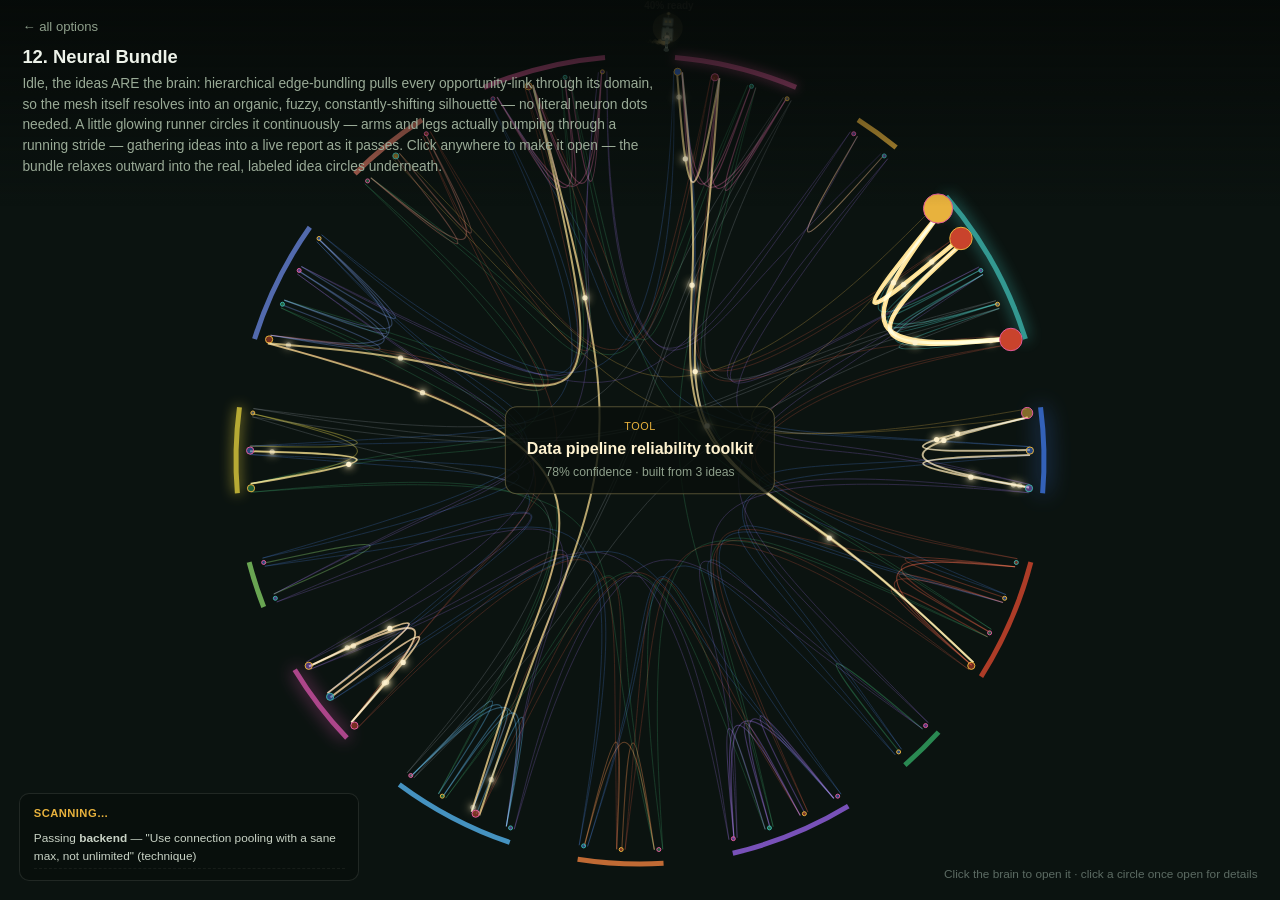
<file: examples/viz-prototypes/12-neural-bundle.html>
<!doctype html>
<html lang="en">
<head>
<meta charset="utf-8">
<meta name="viewport" content="width=device-width, initial-scale=1">
<title>12. Neural Bundle</title>
<link rel="stylesheet" href="shared.css">
<style>
  body { padding: 0; overflow: hidden; height: 100vh; }
  header { position: fixed; top: 0; left: 0; right: 0; z-index: 5; padding: 1rem 1.4rem 0.6rem;
    background: linear-gradient(180deg, rgba(6,10,8,0.94), rgba(6,10,8,0)); pointer-events: none; }
  header a, header h1, header p { pointer-events: auto; }
  h1 { font-size: 1.15rem; }
  p.desc { max-width: 640px; }
  svg { display: block; position: fixed; inset: 0; }
  .bundle-link { fill: none; mix-blend-mode: screen; }
  .rim-arc { fill: none; stroke-width: 5; opacity: 0.85; }
  .leaf { cursor: pointer; }
  .leaf-label { font-size: 9px; fill: rgba(238,243,234,0.85); pointer-events: none; }
  #report {
    position: fixed; left: 1.2rem; bottom: 1.2rem; z-index: 6; width: 340px; max-height: 260px;
    background: rgba(9,15,12,0.88); border: 1px solid rgba(255,255,255,0.1); border-radius: 10px;
    padding: 0.7rem 0.85rem; font-size: 0.74rem; color: #c9d3c6; overflow: hidden;
  }
  #report h3 { margin: 0 0 0.4rem; font-size: 0.7rem; text-transform: uppercase; letter-spacing: 0.04em; color: #e8b23d; }
  #report .line { padding: 0.12rem 0; border-bottom: 1px dashed rgba(255,255,255,0.06); opacity: 0; animation: fadeIn 0.4s forwards; }
  #report .summary-line { color: #8fd67a; font-weight: 600; }
  @keyframes fadeIn { to { opacity: 1; } }
  #constellation {
    position: fixed; top: 50%; left: 50%; transform: translate(-50%, -50%); z-index: 4;
    text-align: center; pointer-events: none; opacity: 0; transition: opacity 0.4s ease;
    background: rgba(9,15,12,0.8); border: 1px solid rgba(255,224,140,0.3); border-radius: 12px;
    padding: 0.7rem 1.3rem; max-width: 420px;
  }
  #constellation .opp-kind { font-size: 0.68rem; text-transform: uppercase; letter-spacing: 0.05em; color: #e8b23d; }
  #constellation .opp-title { font-size: 1rem; font-weight: 700; color: #fff3d0; margin: 0.15rem 0; }
  #constellation .opp-conf { font-size: 0.76rem; color: #8fa08c; }
  #hint { position: fixed; bottom: 1rem; right: 1.4rem; z-index: 5; font-size: 0.74rem; color: #5c6b63; text-align: right; }
  #panel {
    position: fixed; top: 0; right: 0; bottom: 0; width: 320px; z-index: 6;
    background: rgba(9,15,12,0.95); border-left: 1px solid rgba(255,255,255,0.1);
    padding: 1.2rem 1.1rem; transform: translateX(100%); transition: transform 0.25s ease; overflow-y: auto;
  }
  #panel.open { transform: translateX(0); }
  #panel .kind-badge { display: inline-block; font-size: 0.68rem; font-weight: 700; text-transform: uppercase;
    letter-spacing: 0.04em; padding: 0.15rem 0.5rem; border-radius: 999px; margin-bottom: 0.5rem; }
  #panel h2 { font-size: 1rem; margin: 0 0 0.5rem; }
  #panel .meta { color: #8fa08c; font-size: 0.76rem; margin-bottom: 0.7rem; }
  #panel .summary { font-size: 0.86rem; color: #d7ddd4; line-height: 1.5; }
  #panel .close { position: absolute; top: 0.8rem; right: 0.9rem; background: none; border: none; color: #8fa08c; font-size: 1.1rem; cursor: pointer; }
</style>
</head>
<body>
<header>
  <a class="back" href="index.html">&larr; all options</a>
  <h1>12. Neural Bundle</h1>
  <p class="desc">Idle, the ideas ARE the brain: hierarchical edge-bundling pulls every opportunity-link through its domain, so the mesh itself resolves into an organic, fuzzy, constantly-shifting silhouette — no literal neuron dots needed. A little glowing runner circles it continuously — arms and legs actually pumping through a running stride — gathering ideas into a live report as it passes. Click anywhere to make it open — the bundle relaxes outward into the real, labeled idea circles underneath.</p>
</header>
<svg id="viz"></svg>
<div id="report"><h3>Scanning…</h3><div id="reportLines"></div></div>
<div id="constellation"><div class="opp-kind"></div><div class="opp-title"></div><div class="opp-conf"></div></div>
<div id="hint">Click the brain to open it · click a circle once open for details</div>
<div id="panel"><button class="close" id="panelClose">&times;</button><div id="panelBody"></div></div>
<script src="d3.min.js"></script>
<script src="data.js"></script>
<script>
(function () {
  function evidence(n) { return (n.hasAttachment ? 1 : 0) + (n.hasSnippet ? 1 : 0) + n.opportunityCount * 1.6; }

  var domains = Array.from(new Set(DATA.nodes.map(function (n) { return n.domain; }))).sort();
  var domainColor = d3.scaleOrdinal().domain(domains).range([
    '#e05a9a', '#e8b23d', '#3bb0a8', '#3b6fd6', '#c9432c', '#2f9e5e', '#8b5cd6',
    '#e07a3b', '#4fa8e0', '#c94fa0', '#7abf5e', '#d6c53b', '#5e7ac9', '#c96f5e',
  ]);

  var hierarchyData = {
    name: 'root',
    children: domains.map(function (dom) {
      return {
        name: dom,
        children: DATA.nodes.filter(function (n) { return n.domain === dom; }).map(function (n) {
          return { name: n.id, idea: n };
        }),
      };
    }),
  };

  var width = window.innerWidth, height = window.innerHeight;
  var cx = width / 2, cy = height / 2 + 10;
  var outerR = Math.min(width, height) / 2 - 60;

  var root = d3.hierarchy(hierarchyData);
  var cluster = d3.cluster().size([2 * Math.PI, outerR]);
  cluster(root);

  var leaves = root.leaves();
  var byIdeaId = {};
  leaves.forEach(function (l) { byIdeaId[l.data.idea.id] = l; });

  // Two kinds of connective tissue, like a real brain: dense short-range
  // links within a domain (local cortical folds -- what makes the mesh
  // read as an organic silhouette instead of a sparse star), and a small
  // number of long-range links between ideas proven to combine in an
  // Opportunity (white-matter tracts -- the signal that actually matters,
  // rendered brighter so it stands out from the noise).
  var linkSet = {}, localPairs = [], signalPairs = [];
  domains.forEach(function (dom) {
    var domLeaves = leaves.filter(function (l) { return l.data.idea.domain === dom; });
    for (var i = 0; i < domLeaves.length; i++) {
      for (var j = i + 1; j < domLeaves.length; j++) {
        localPairs.push([domLeaves[i], domLeaves[j], 'local']);
      }
    }
  });
  DATA.opportunities.forEach(function (opp) {
    for (var i = 0; i < opp.ideaIds.length; i++) {
      for (var j = i + 1; j < opp.ideaIds.length; j++) {
        var a = opp.ideaIds[i], b = opp.ideaIds[j];
        var key = [a, b].sort().join('|');
        if (linkSet[key]) continue;
        linkSet[key] = true;
        signalPairs.push([byIdeaId[a], byIdeaId[b], 'signal', opp.id]);
      }
    }
  });
  // A third layer, cross-cutting the domain lobes: ideas of the same kind
  // (all the precautions, wherever they live) wired into a light ring +
  // chord pattern. This is what actually fills the canvas -- without it
  // the mesh is just isolated per-domain fans joined by a handful of
  // opportunity spines, which reads as sparse no matter how bright those
  // spines are.
  var byKind = {};
  leaves.forEach(function (l) { (byKind[l.data.idea.kind] = byKind[l.data.idea.kind] || []).push(l); });
  var kinshipPairs = [];
  Object.keys(byKind).forEach(function (k) {
    var group = byKind[k];
    for (var i = 0; i < group.length; i++) {
      kinshipPairs.push([group[i], group[(i + 1) % group.length], 'kinship']);
      if (group.length > 3) kinshipPairs.push([group[i], group[(i + 2) % group.length], 'kinship']);
    }
  });

  var pairs = kinshipPairs.concat(localPairs);

  // Co-occurrence weight per signal pair -- how often these two ideas were
  // actually "mentioned together" (opportunity co-occurrence count, plus a
  // bonus for sharing a tag), not just whether they're connected at all.
  // This drives how many synapse pulses fire along that link.
  var tagSetOf = {};
  DATA.nodes.forEach(function (n) { tagSetOf[n.id] = (n.tags || []); });
  function sharedTagCount(aId, bId) {
    var a = tagSetOf[aId], b = tagSetOf[bId], c = 0;
    for (var i = 0; i < a.length; i++) if (b.indexOf(a[i]) !== -1) c++;
    return c;
  }
  var oppCoCount = {};
  DATA.opportunities.forEach(function (opp) {
    for (var i = 0; i < opp.ideaIds.length; i++) {
      for (var j = i + 1; j < opp.ideaIds.length; j++) {
        var k = [opp.ideaIds[i], opp.ideaIds[j]].sort().join('|');
        oppCoCount[k] = (oppCoCount[k] || 0) + 1;
      }
    }
  });
  var signalMeta = signalPairs.map(function (pr) {
    var aId = pr[0].data.idea.id, bId = pr[1].data.idea.id;
    var weight = (oppCoCount[[aId, bId].sort().join('|')] || 1) + sharedTagCount(aId, bId);
    return { weight: weight, pulses: Math.max(1, Math.min(4, weight)) };
  });

  var svg = d3.select('#viz').attr('width', width).attr('height', height).attr('viewBox', [0, 0, width, height]);
  var g = svg.append('g').attr('transform', 'translate(' + cx + ',' + cy + ')');

  // Rim arcs hint at the domain clustering even before anything opens --
  // and their brightness is real, not decorative: each arc's glow/width
  // scales with that domain's average evidence (attachments, snippets,
  // opportunity membership), so a mature, well-backed domain visibly
  // glows brighter than one that's still just raw notes, at a glance.
  var rimG = g.append('g');
  domains.forEach(function (dom) {
    var domLeaves = leaves.filter(function (l) { return l.data.idea.domain === dom; });
    if (!domLeaves.length) return;
    var a0 = d3.min(domLeaves, function (l) { return l.x; }) - 0.01;
    var a1 = d3.max(domLeaves, function (l) { return l.x; }) + 0.01;
    var arc = d3.arc().innerRadius(outerR + 14).outerRadius(outerR + 14).startAngle(a0).endAngle(a1);
    var avgEvidence = d3.mean(domLeaves, function (l) { return evidence(l.data.idea); });
    var brightness = Math.min(1, avgEvidence / 2.2);
    var color = domainColor(dom);
    var arcEl = rimG.append('path').attr('class', 'rim-arc').attr('d', arc())
      .attr('stroke', color)
      .attr('stroke-width', 2 + brightness * 7)
      .attr('opacity', 0.16 + brightness * 0.84)
      .style('filter', brightness > 0.25 ? 'drop-shadow(0 0 ' + (2 + brightness * 9) + 'px ' + color + ')' : 'none');
    if (brightness > 0.25) {
      // a slow breathing glow on the domains that actually have evidence
      // behind them -- motion is what makes "this one's different" read
      // at a glance, not just a static width/opacity difference
      (function loopBreath() {
        arcEl.transition().duration(1400 + Math.random() * 600).attr('opacity', 0.16 + brightness * 0.5)
          .transition().duration(1400 + Math.random() * 600).attr('opacity', 0.16 + brightness * 0.84)
          .on('end', loopBreath);
      })();
    }
  });

  var linkG = g.append('g');
  var line = d3.lineRadial().angle(function (d) { return d.x; }).radius(function (d) { return d.y; }).curve(d3.curveBundle.beta(0.82));

  function linkType(d) { return d[2]; }
  var LINK_STYLE = {
    kinship: { color: function (d) { return DATA.kindColor[d[0].data.idea.kind] || '#8a8f98'; }, width: 0.8, opacity: 0.32 },
    local: { color: function (d) { return domainColor(d[0].data.idea.domain); }, width: 1.1, opacity: 0.4 },
    signal: { color: function () { return '#ffe08c'; }, width: 2, opacity: 0.7 },
  };
  var linkPaths = linkG.selectAll('path').data(pairs).join('path')
    .attr('class', 'bundle-link')
    .attr('stroke', function (d) { return LINK_STYLE[linkType(d)].color(d); })
    .attr('stroke-width', function (d) { return LINK_STYLE[linkType(d)].width; })
    .attr('opacity', function (d) { return LINK_STYLE[linkType(d)].opacity; });

  // signal (proven co-occurrence) links get their own selection, separate
  // from the background mesh, so synapse pulses can sample points along
  // their actual rendered curve each frame (path.getPointAtLength) --
  // the whole point being a pulse that visibly travels the real bundled
  // route, not a straight line between the two ideas.
  var signalPathSel = linkG.selectAll('path.signal').data(signalPairs).join('path')
    .attr('class', 'bundle-link signal')
    .attr('stroke', LINK_STYLE.signal.color())
    .attr('stroke-width', LINK_STYLE.signal.width)
    .attr('opacity', LINK_STYLE.signal.opacity);
  var signalPathNodes = signalPathSel.nodes();

  // pulse pool: two directions (there and back, like a real synapse isn't
  // one-way) times however many pulses that pair's co-occurrence weight
  // earns -- see signalMeta above.
  var pulseLayer = g.append('g');
  var pulses = [];
  signalMeta.forEach(function (meta, idx) {
    for (var k = 0; k < meta.pulses; k++) {
      ['fwd', 'back'].forEach(function (dir) {
        pulses.push({
          pathIndex: idx,
          dir: dir,
          phase: Math.random(),
          speed: 0.00028 + Math.random() * 0.00018,
          el: pulseLayer.append('circle').attr('r', 2.6).attr('fill', '#fff3d0')
            .style('filter', 'drop-shadow(0 0 5px #ffe08c) drop-shadow(0 0 2px #fff3d0)'),
        });
      });
    }
  });

  function leafXY(l, r) {
    var rad = r !== undefined ? r : l.y;
    var ang = l.x - Math.PI / 2;
    return [Math.cos(ang) * rad, Math.sin(ang) * rad];
  }

  var nodeG = g.append('g');
  var nodeSel = nodeG.selectAll('circle').data(leaves).join('circle')
    .attr('class', 'leaf')
    .attr('r', function (l) { return 2 + Math.min(evidence(l.data.idea), 6); })
    .attr('fill', function (l) { return DATA.kindColor[l.data.idea.kind] || '#8a8f98'; })
    .attr('fill-opacity', 0.55)
    .attr('stroke', function (l) { return DATA.originColor[l.data.idea.origin] || DATA.unclassifiedColor; })
    .attr('stroke-width', 1);

  var labelSel = nodeG.selectAll('text').data(leaves).join('text')
    .attr('class', 'leaf-label').attr('opacity', 0)
    .text(function (l) { return l.data.idea.title.length > 30 ? l.data.idea.title.slice(0, 28) + '…' : l.data.idea.title; });

  function positionNodes() {
    nodeSel.attr('transform', function (l) { var p = leafXY(l); return 'translate(' + p[0] + ',' + p[1] + ')'; });
    labelSel.attr('transform', function (l) {
      var p = leafXY(l, l.y + 8);
      var deg = (l.x * 180 / Math.PI) - 90;
      var flip = l.x > Math.PI;
      return 'translate(' + p[0] + ',' + p[1] + ') rotate(' + (flip ? deg + 180 : deg) + ')';
    }).attr('text-anchor', function (l) { return l.x > Math.PI ? 'end' : 'start'; });
  }

  var opened = false, beta = 0.82;
  var jitterSeed = leaves.map(function () { return Math.random() * Math.PI * 2; });

  function bundlePath(d, t) {
    var path = d[0].path(d[1]).map(function (node, i) {
      var wob = opened ? 0 : Math.sin(t * 0.0009 + i) * 0.012;
      return { x: node.x + wob, y: node.y };
    });
    return line(path);
  }

  function render(t) {
    var b = beta;
    line.curve(d3.curveBundle.beta(b));
    linkPaths.attr('d', function (d) { return bundlePath(d, t); });
    signalPathSel.attr('d', function (d) { return bundlePath(d, t); });
    positionNodes();
    updatePulses(t);
  }

  // Synapse pulses -- a bright dot sampled along the SIGNAL link's actual
  // rendered curve (path.getPointAtLength), not a straight line between
  // the two ideas, so it visibly rides the same bundled route the eye
  // sees. Two per pair minimum, one each direction, like a real back-and-
  // forth signal rather than one-way traffic; more of them the more often
  // those two ideas were actually mentioned together (signalMeta.pulses).
  function updatePulses(t) {
    pulses.forEach(function (p) {
      var pathEl = signalPathNodes[p.pathIndex];
      if (!pathEl) return;
      var len = pathEl.getTotalLength();
      if (!len) return;
      var phase = (p.phase + t * p.speed) % 1;
      var frac = p.dir === 'fwd' ? phase : 1 - phase;
      var pt = pathEl.getPointAtLength(frac * len);
      p.el.attr('cx', pt.x).attr('cy', pt.y)
        .attr('opacity', opened ? 0.15 : (0.55 + 0.45 * Math.sin(phase * Math.PI)));
    });
  }

  // ---- scanning probe + report ----
  var reportLines = document.getElementById('reportLines');
  var reportedThisLap = {};
  var lapCount = 0;
  var MAX_LINES = 10;

  function addReportLine(html, cls) {
    var div = document.createElement('div');
    div.className = 'line' + (cls ? ' ' + cls : '');
    div.innerHTML = html;
    reportLines.insertBefore(div, reportLines.firstChild);
    while (reportLines.children.length > MAX_LINES) reportLines.removeChild(reportLines.lastChild);
  }

  var templates = [
    function (n) { return 'Passing <b>' + n.domain + '</b> — "' + n.title + '" (' + n.kind + ')'; },
    function (n) { return n.kind + ' from ' + (n.origin || 'unclassified') + ': "' + n.title + '"'; },
    function (n) { return 'Signal in <b>' + n.domain + '</b>: ' + n.title.toLowerCase(); },
  ];

  var probeAngle = 0;
  var probeR = outerR + 30;

  // The probe is a little glowing running figure, not just a dot -- head,
  // two arms ending in glowing "hands", two legs, all pumping through a
  // running gait as it circles the rim. Drawn facing "up" (head at
  // negative y, feet at the pivot) in local space, then translated +
  // rotated each frame so "up" points radially outward -- it looks like
  // it's actually running around the track, not just sliding along it.
  // An old-fashioned tin-robot, not a person: boxy riveted head and torso,
  // an antenna with a blinking bulb, stiff metal limbs -- the only "glow"
  // left is the indicator-light hands and eyes, like an old sci-fi robot's
  // panel lights, not a living body.
  var METAL = '#9aab97', METAL_DARK = '#5c6b63', LIGHT = '#ffe08c', LIGHT_BRIGHT = '#fff3d0';

  // comet trail: a short fading streak of the robot's own recent
  // positions, drawn underneath it -- purely cosmetic, no new data, just
  // makes the run itself feel faster/more electric.
  var TRAIL_LEN = 16;
  var trailG = g.append('g');
  var trailPts = [];
  var trailEls = [];
  for (var ti = 0; ti < TRAIL_LEN; ti++) {
    trailEls.push(trailG.append('circle').attr('r', 0).attr('fill', LIGHT).attr('opacity', 0));
  }

  var robot = g.append('g').attr('class', 'robot');
  var robotGlow = robot.append('circle').attr('r', 15).attr('cy', -13).attr('fill', 'rgba(255,224,140,0.16)');

  var antenna = robot.append('line').attr('x1', 0).attr('y1', -23).attr('x2', 0).attr('y2', -27)
    .attr('stroke', METAL_DARK).attr('stroke-width', 1.3);
  var antennaBulb = robot.append('circle').attr('r', 1.6).attr('cy', -27.5).attr('fill', LIGHT)
    .style('filter', 'drop-shadow(0 0 4px #ffe08c)');

  var head = robot.append('rect').attr('x', -5).attr('y', -23).attr('width', 10).attr('height', 8)
    .attr('rx', 1).attr('fill', METAL).attr('stroke', METAL_DARK).attr('stroke-width', 1);
  var eyeL = robot.append('rect').attr('x', -3.2).attr('y', -20.5).attr('width', 2.4).attr('height', 2.4)
    .attr('fill', LIGHT).style('filter', 'drop-shadow(0 0 3px #ffe08c)');
  var eyeR = robot.append('rect').attr('x', 0.8).attr('y', -20.5).attr('width', 2.4).attr('height', 2.4)
    .attr('fill', LIGHT).style('filter', 'drop-shadow(0 0 3px #ffe08c)');

  var neck = robot.append('rect').attr('x', -1.3).attr('y', -15).attr('width', 2.6).attr('height', 2).attr('fill', METAL_DARK);
  var torso = robot.append('rect').attr('x', -5.5).attr('y', -13).attr('width', 11).attr('height', 13)
    .attr('rx', 1.5).attr('fill', METAL).attr('stroke', METAL_DARK).attr('stroke-width', 1);
  var chestLight = robot.append('circle').attr('r', 1.8).attr('cy', -7).attr('fill', LIGHT).attr('opacity', 0.85);
  var rivetL = robot.append('circle').attr('r', 0.8).attr('cx', -3.5).attr('cy', -3).attr('fill', METAL_DARK);
  var rivetR = robot.append('circle').attr('r', 0.8).attr('cx', 3.5).attr('cy', -3).attr('fill', METAL_DARK);

  var armL = robot.append('line').attr('stroke', METAL).attr('stroke-width', 2.6).attr('stroke-linecap', 'square');
  var armR = robot.append('line').attr('stroke', METAL).attr('stroke-width', 2.6).attr('stroke-linecap', 'square');
  var elbowL = robot.append('circle').attr('r', 1.3).attr('fill', METAL_DARK);
  var elbowR = robot.append('circle').attr('r', 1.3).attr('fill', METAL_DARK);
  var handL = robot.append('circle').attr('r', 2.4).attr('fill', LIGHT_BRIGHT).style('filter', 'drop-shadow(0 0 4px #ffe08c)');
  var handR = robot.append('circle').attr('r', 2.4).attr('fill', LIGHT_BRIGHT).style('filter', 'drop-shadow(0 0 4px #ffe08c)');
  var legL = robot.append('line').attr('stroke', METAL).attr('stroke-width', 2.8).attr('stroke-linecap', 'square');
  var legR = robot.append('line').attr('stroke', METAL).attr('stroke-width', 2.8).attr('stroke-linecap', 'square');
  var kneeL = robot.append('circle').attr('r', 1.3).attr('fill', METAL_DARK);
  var kneeR = robot.append('circle').attr('r', 1.3).attr('fill', METAL_DARK);
  var footL = robot.append('rect').attr('width', 5).attr('height', 2.4).attr('fill', METAL_DARK).attr('rx', 0.6);
  var footR = robot.append('rect').attr('width', 5).attr('height', 2.4).attr('fill', METAL_DARK).attr('rx', 0.6);

  // readiness readout -- appears above the head when it stops on an idea
  // with real evidence behind it; always kept upright regardless of which
  // way the robot itself is currently rotated to face.
  var pctLabel = robot.append('text').attr('class', 'pct-label')
    .attr('text-anchor', 'middle').attr('font-size', 10).attr('font-weight', 700)
    .attr('fill', LIGHT_BRIGHT).style('paint-order', 'stroke').style('stroke', '#070c0a').style('stroke-width', '3px')
    .attr('opacity', 0);

  // Correct minimal angular distance between two angles, 0..PI. (The
  // earlier version of this check was inverted -- it fired "near" when
  // the probe was on the OPPOSITE side of the circle from the idea, not
  // actually close to it, which is exactly why the robot was stopping in
  // empty space: it genuinely wasn't near anything when it stopped.)
  function angleDist(a, b) {
    var raw = Math.abs(a - b) % (Math.PI * 2);
    return raw > Math.PI ? Math.PI * 2 - raw : raw;
  }

  function limbEnd(pivotY, angRad, len) {
    return [Math.sin(angRad) * len, pivotY + Math.cos(angRad) * len];
  }

  function placeFoot(rectSel, end, angRad) {
    // a small rectangular tin-foot, rotated to match the leg's current angle
    rectSel.attr('transform', 'translate(' + end[0] + ',' + end[1] + ') rotate(' + (angRad * 180 / Math.PI) + ') translate(-2.5,-1.2)');
  }

  var shoulderY = -12, hipY = -1, armLen = 9, legLen = 10;

  function poseRobot(runPhase) {
    var swing = Math.sin(runPhase);
    var armSwing = swing * 0.9;   // stiff metal joints -- a narrower, mechanical swing, not a loose human one
    var legSwing = swing * 0.65;

    var aL = limbEnd(shoulderY, armSwing, armLen);
    var aR = limbEnd(shoulderY, -armSwing, armLen);
    var lL = limbEnd(hipY, -legSwing, legLen);
    var lR = limbEnd(hipY, legSwing, legLen);

    armL.attr('x1', 0).attr('y1', shoulderY).attr('x2', aL[0]).attr('y2', aL[1]);
    armR.attr('x1', 0).attr('y1', shoulderY).attr('x2', aR[0]).attr('y2', aR[1]);
    elbowL.attr('cx', aL[0] * 0.55).attr('cy', shoulderY + (aL[1] - shoulderY) * 0.55);
    elbowR.attr('cx', aR[0] * 0.55).attr('cy', shoulderY + (aR[1] - shoulderY) * 0.55);
    handL.attr('cx', aL[0]).attr('cy', aL[1]);
    handR.attr('cx', aR[0]).attr('cy', aR[1]);

    legL.attr('x1', 0).attr('y1', hipY).attr('x2', lL[0]).attr('y2', lL[1]);
    legR.attr('x1', 0).attr('y1', hipY).attr('x2', lR[0]).attr('y2', lR[1]);
    kneeL.attr('cx', lL[0] * 0.55).attr('cy', hipY + (lL[1] - hipY) * 0.55);
    kneeR.attr('cx', lR[0] * 0.55).attr('cy', hipY + (lR[1] - hipY) * 0.55);
    placeFoot(footL, lL, -legSwing);
    placeFoot(footR, lR, legSwing);
    return Math.abs(swing) * 2.2;
  }

  function poseIdle(t) {
    // standing still, processing -- limbs relaxed straight down, a faint
    // shoulder/eye shimmer instead of the running swing
    poseRobot(0);
    var shimmer = 0.75 + 0.25 * Math.sin(t * 0.006);
    eyeL.attr('opacity', shimmer); eyeR.attr('opacity', shimmer);
    return 0;
  }

  // "ready to be used" readout: the same evidence signal used everywhere
  // else in this dataset (attachment/snippet/opportunity membership),
  // just expressed as a 0-100% completion instead of a raw weight.
  var readiness = {};
  DATA.nodes.forEach(function (n) { readiness[n.id] = Math.round(Math.min(1, evidence(n) / 4) * 100); });

  var stopUntilTs = -1;
  var showingPct = false;

  function tick(t) {
    if (!opened) {
      var stopped = t < stopUntilTs;
      if (!stopped) {
        probeAngle += 0.004;
        if (probeAngle > Math.PI * 2) { probeAngle -= Math.PI * 2; lapCount++; reportedThisLap = {}; summarizeLap(); }
        if (showingPct) { showingPct = false; pctLabel.transition().duration(250).attr('opacity', 0); }
      }
      var pp = leafXY({ x: probeAngle, y: 1 }, probeR);
      var facingDeg = probeAngle * 180 / Math.PI;
      var bounce = stopped ? poseIdle(t) : poseRobot(t * 0.014);
      robot.attr('transform', 'translate(' + pp[0] + ',' + (pp[1] + bounce) + ') rotate(' + facingDeg + ')').attr('opacity', 1);
      // the readout text is a child of `robot`, which is rotated to face
      // the direction of travel -- counter-rotate just the text so the
      // percentage itself always reads upright, wherever on the rim it is.
      pctLabel.attr('transform', 'translate(0,-32) rotate(' + (-facingDeg) + ')');

      if (!stopped) {
        trailPts.unshift([pp[0], pp[1] + bounce]);
        if (trailPts.length > TRAIL_LEN) trailPts.length = TRAIL_LEN;
      }
      trailEls.forEach(function (el, i) {
        var pt = trailPts[i];
        if (!pt) { el.attr('opacity', 0); return; }
        var frac = 1 - i / TRAIL_LEN;
        el.attr('cx', pt[0]).attr('cy', pt[1]).attr('r', 3.2 * frac).attr('opacity', 0.5 * frac * frac);
      });

      if (!stopped) {
        leaves.forEach(function (l) {
          var near = angleDist(l.x, probeAngle) < 0.035;
          if (!near || reportedThisLap[l.data.idea.id]) return;
          reportedThisLap[l.data.idea.id] = true;
          var tmpl = templates[Math.floor(Math.random() * templates.length)];
          addReportLine(tmpl(l.data.idea));
          d3.select(nodeSel.nodes()[leaves.indexOf(l)]).attr('fill-opacity', 1).transition().duration(1200).attr('fill-opacity', 0.55);

          var pct = readiness[l.data.idea.id];
          if (pct > 0) {
            // stop here for a beat and show it's ready to use, instead of
            // just running straight through every idea the same way
            stopUntilTs = t + 1100;
            showingPct = true;
            pctLabel.text(pct + '% ready').transition().duration(150).attr('opacity', 1);
          }
        });
      }
    } else {
      robot.attr('opacity', 0);
      if (trailPts.length) { trailPts.length = 0; trailEls.forEach(function (el) { el.attr('opacity', 0); }); }
    }
    render(t);
    requestAnimationFrame(tick);
  }

  function summarizeLap() {
    var byKind = {};
    DATA.nodes.forEach(function (n) { byKind[n.kind] = (byKind[n.kind] || 0) + 1; });
    var top = Object.keys(byKind).sort(function (a, b) { return byKind[b] - byKind[a]; })[0];
    document.querySelector('#report h3').textContent = 'Lap ' + lapCount + ' complete — ' + DATA.nodes.length + ' ideas · ' + domains.length + ' domains · mostly ' + top;
  }

  // Once per lap, put one proposed Opportunity on display: brighten the
  // member ideas and the exact gold link(s) that connect them, and show
  // its title + confidence as a callout -- cycles through every real
  // Opportunity in turn, so what was background texture (the constant
  // gold pulses) actually pays off as a discrete "here's what this
  // combination is" moment instead of just ambient decoration.
  var oppCycleIndex = 0;
  var constellationHideTimer = null;
  function revealConstellation() {
    if (!DATA.opportunities.length) return;
    var opp = DATA.opportunities[oppCycleIndex % DATA.opportunities.length];
    oppCycleIndex++;
    var memberIds = {};
    opp.ideaIds.forEach(function (id) { memberIds[id] = true; });

    nodeSel.filter(function (l) { return memberIds[l.data.idea.id]; })
      .transition().duration(350).attr('r', function (l) { return (5 + Math.min(evidence(l.data.idea), 6)) * 1.7; }).attr('fill-opacity', 1)
      .transition().delay(1700).duration(600)
      .attr('r', function (l) { return 2 + Math.min(evidence(l.data.idea), 6); }).attr('fill-opacity', 0.55);

    signalPathSel.filter(function (d) { return d[3] === opp.id; })
      .transition().duration(350).attr('stroke-width', 4.5).attr('opacity', 1)
      .transition().delay(1700).duration(600).attr('stroke-width', LINK_STYLE.signal.width).attr('opacity', LINK_STYLE.signal.opacity);

    var box = d3.select('#constellation');
    box.select('.opp-kind').text(opp.kind.replace('-', ' '));
    box.select('.opp-title').text(opp.title);
    box.select('.opp-conf').text(Math.round(opp.weight * 100) + '% confidence · built from ' + opp.ideaIds.length + ' ideas');
    box.style('opacity', 1);
    clearTimeout(constellationHideTimer);
    constellationHideTimer = setTimeout(function () { box.style('opacity', 0); }, 2600);
  }

  // On its own clock, independent of how far the probe has actually
  // gotten around the rim -- a full lap is ~17s, too long to make someone
  // wait for the first payoff. First reveal fires almost immediately;
  // repeats on a fixed interval afterward.
  if (!opened) revealConstellation();
  setTimeout(function () {
    setInterval(function () { if (!opened) revealConstellation(); }, 6000);
  }, 2500);

  requestAnimationFrame(tick);

  // ---- open / close ----
  var panel = document.getElementById('panel'), panelBody = document.getElementById('panelBody');
  document.getElementById('panelClose').addEventListener('click', function (e) { e.stopPropagation(); panel.classList.remove('open'); });

  function animateBeta(to, ms) {
    var from = beta, start = null;
    function step(ts) {
      if (start === null) start = ts;
      var p = Math.min(1, (ts - start) / ms);
      beta = from + (to - from) * (1 - Math.pow(1 - p, 3));
      if (p < 1) requestAnimationFrame(step);
    }
    requestAnimationFrame(step);
  }

  svg.on('click', function (e) {
    if (e.target.tagName === 'circle' && e.target.__data__ && e.target.__data__.data) return; // handled below
    opened = !opened;
    animateBeta(opened ? 0.15 : 0.82, 900);
    labelSel.transition().duration(opened ? 700 : 200).delay(opened ? 300 : 0).attr('opacity', opened ? 1 : 0);
    nodeSel.transition().duration(500).attr('r', function (l) { return opened ? 5 + Math.min(evidence(l.data.idea), 6) * 1.3 : 2 + Math.min(evidence(l.data.idea), 6); });
    linkPaths.transition().duration(700).attr('opacity', function (d) {
      var base = LINK_STYLE[linkType(d)].opacity;
      return opened ? base * 0.35 : base;
    });
    signalPathSel.transition().duration(700).attr('opacity', opened ? LINK_STYLE.signal.opacity * 0.5 : LINK_STYLE.signal.opacity);
    document.getElementById('report').style.display = opened ? 'none' : 'block';
  });

  nodeSel.on('click', function (e, l) {
    if (!opened) return;
    e.stopPropagation();
    var n = l.data.idea;
    var color = DATA.kindColor[n.kind] || '#8a8f98';
    panelBody.innerHTML =
      '<span class="kind-badge" style="background:' + color + '22;color:' + color + ';border:1px solid ' + color + '66">' + n.kind + '</span>' +
      '<h2>' + n.title + '</h2>' +
      '<div class="meta">' + n.domain + ' · ' + (n.origin || 'unclassified') + '</div>' +
      '<div class="summary">' + n.summary + '</div>';
    panel.classList.add('open');
  });

  // (intentionally no resize handler -- reloading on resize caused a
  // reload loop under headless Chrome during testing; a real dashboard
  // integration would recompute the layout in place instead.)
})();
</script>
</body>
</html>
</file>
<file: examples/viz-prototypes/shared.css>
* { box-sizing: border-box; }
html, body { margin: 0; padding: 0; background: #0b1310; }
body {
  font: 14px/1.5 -apple-system, Segoe UI, Helvetica, Arial, sans-serif;
  color: #eef3ea; padding: 1.4rem 1.6rem 3rem;
}
header { margin-bottom: 1.1rem; }
header a.back { color: #8fa08c; font-size: 0.82rem; text-decoration: none; }
header a.back:hover { text-decoration: underline; }
h1 { margin: 0.4rem 0 0.2rem; font-size: 1.3rem; }
p.desc { margin: 0 0 1.2rem; color: #9aab97; font-size: 0.86rem; max-width: 780px; }
.note {
  margin: 0 0 1.2rem; padding: 0.6rem 0.9rem; border-radius: 8px;
  background: rgba(232,178,61,0.08); border: 1px solid rgba(232,178,61,0.25);
  font-size: 0.78rem; color: #d7c9a0; max-width: 780px;
}
#viz { position: relative; }
svg { display: block; }
.axis text { fill: #8fa08c; font-size: 10px; }
.axis path, .axis line { stroke: rgba(255,255,255,0.14); }
.axis .domain { stroke: rgba(255,255,255,0.2); }
#tooltip {
  position: fixed; z-index: 10; pointer-events: none; max-width: 300px;
  background: rgba(12,20,14,0.97); border: 1px solid rgba(255,255,255,0.14);
  border-radius: 10px; padding: 0.55rem 0.75rem; font-size: 0.78rem; display: none;
}
#tooltip .tt-title { font-weight: 600; margin-bottom: 0.2rem; color: #eef3ea; }
#tooltip .tt-meta { color: #9aab97; font-size: 0.72rem; }
.legend-row { display: flex; flex-wrap: wrap; gap: 0.7rem; margin: 0 0 1rem; font-size: 0.78rem; color: #c9d3c6; }
.legend-item { display: inline-flex; align-items: center; gap: 0.3rem; }
.dot { width: 9px; height: 9px; border-radius: 50%; display: inline-block; flex: none; }
</file>
